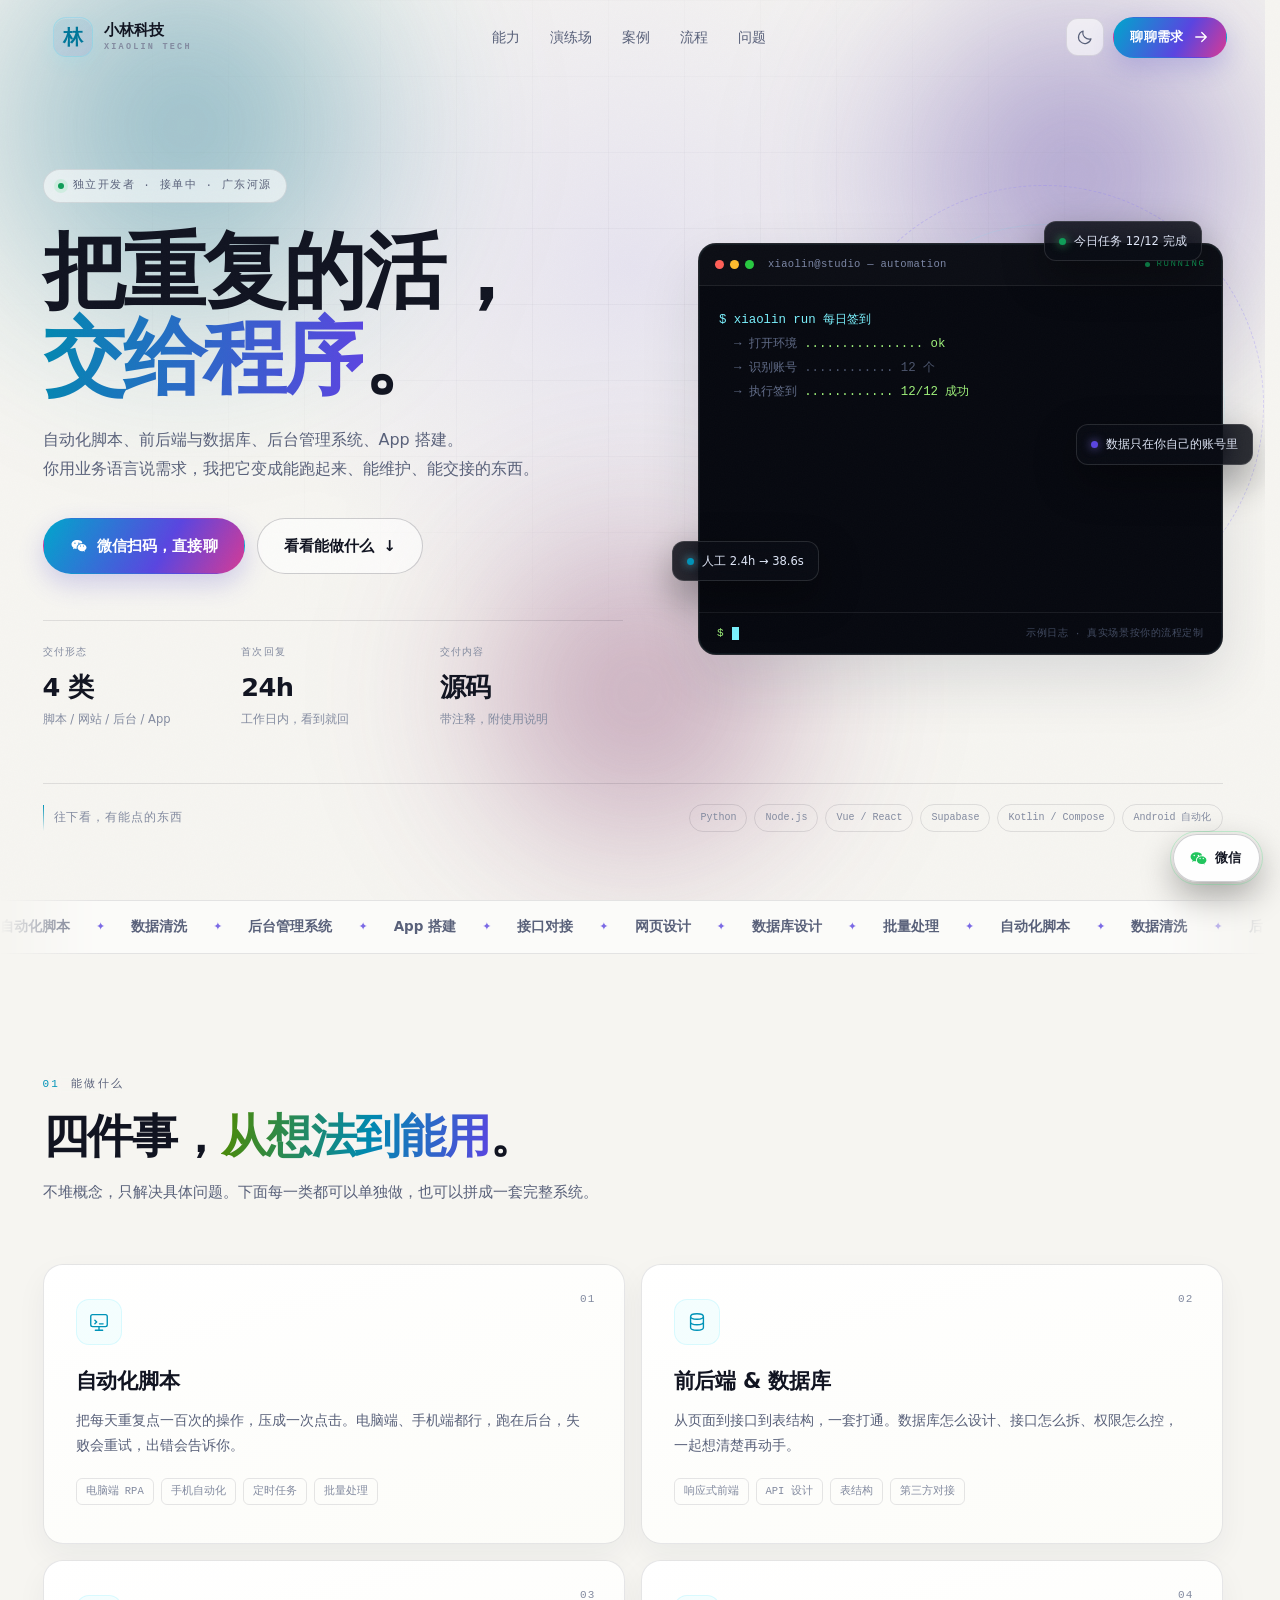
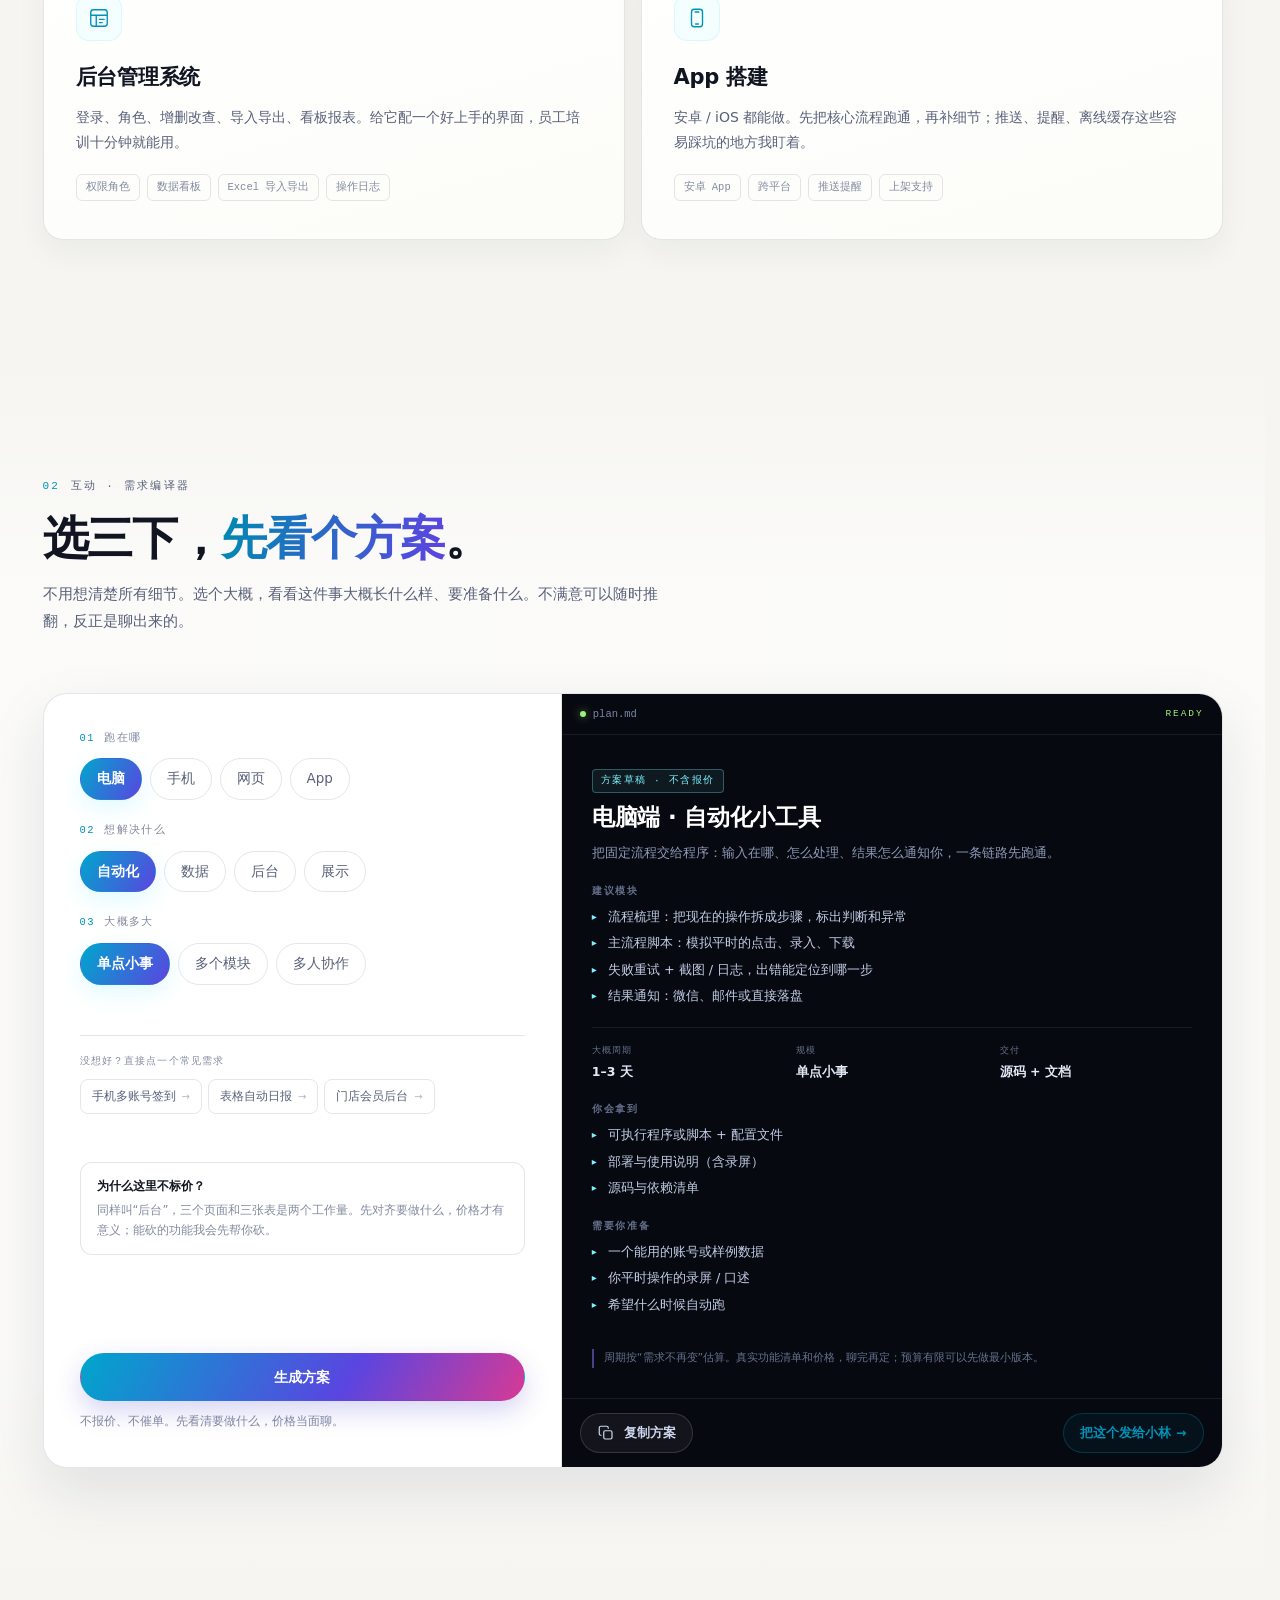
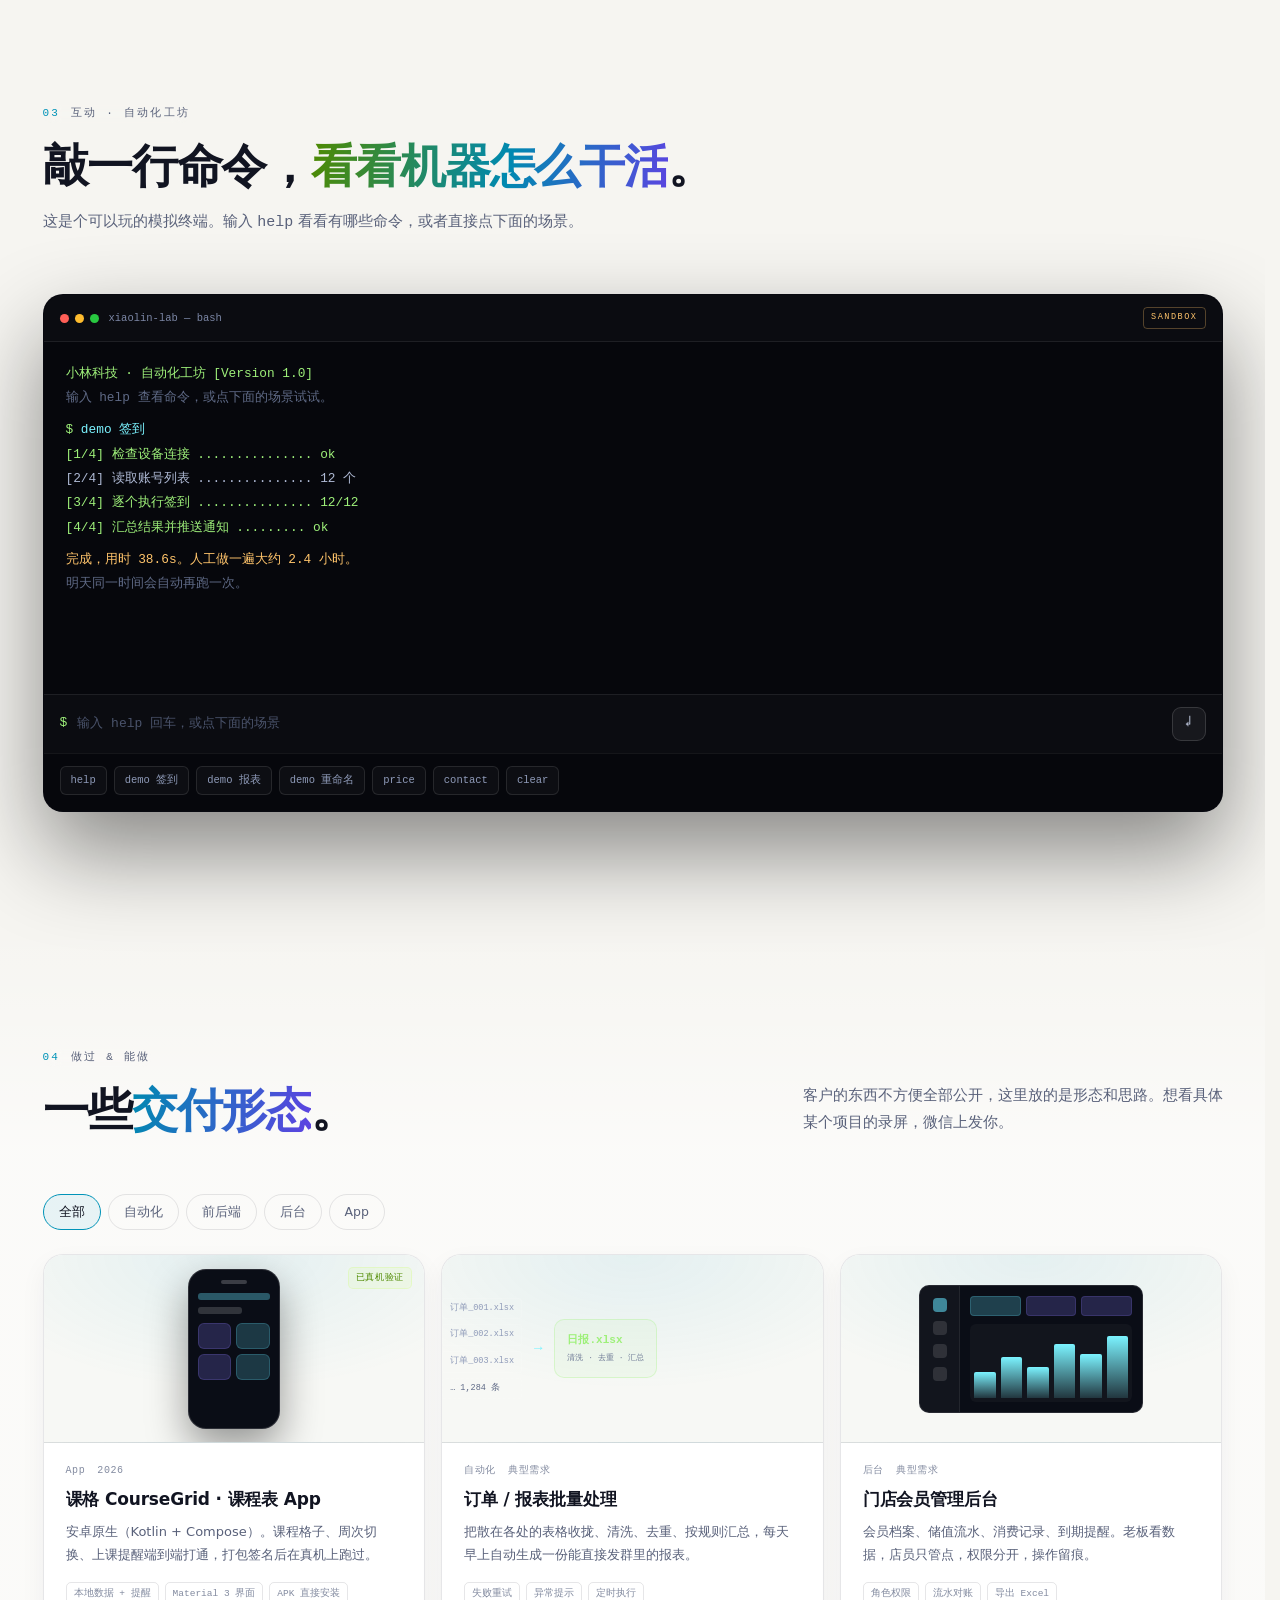
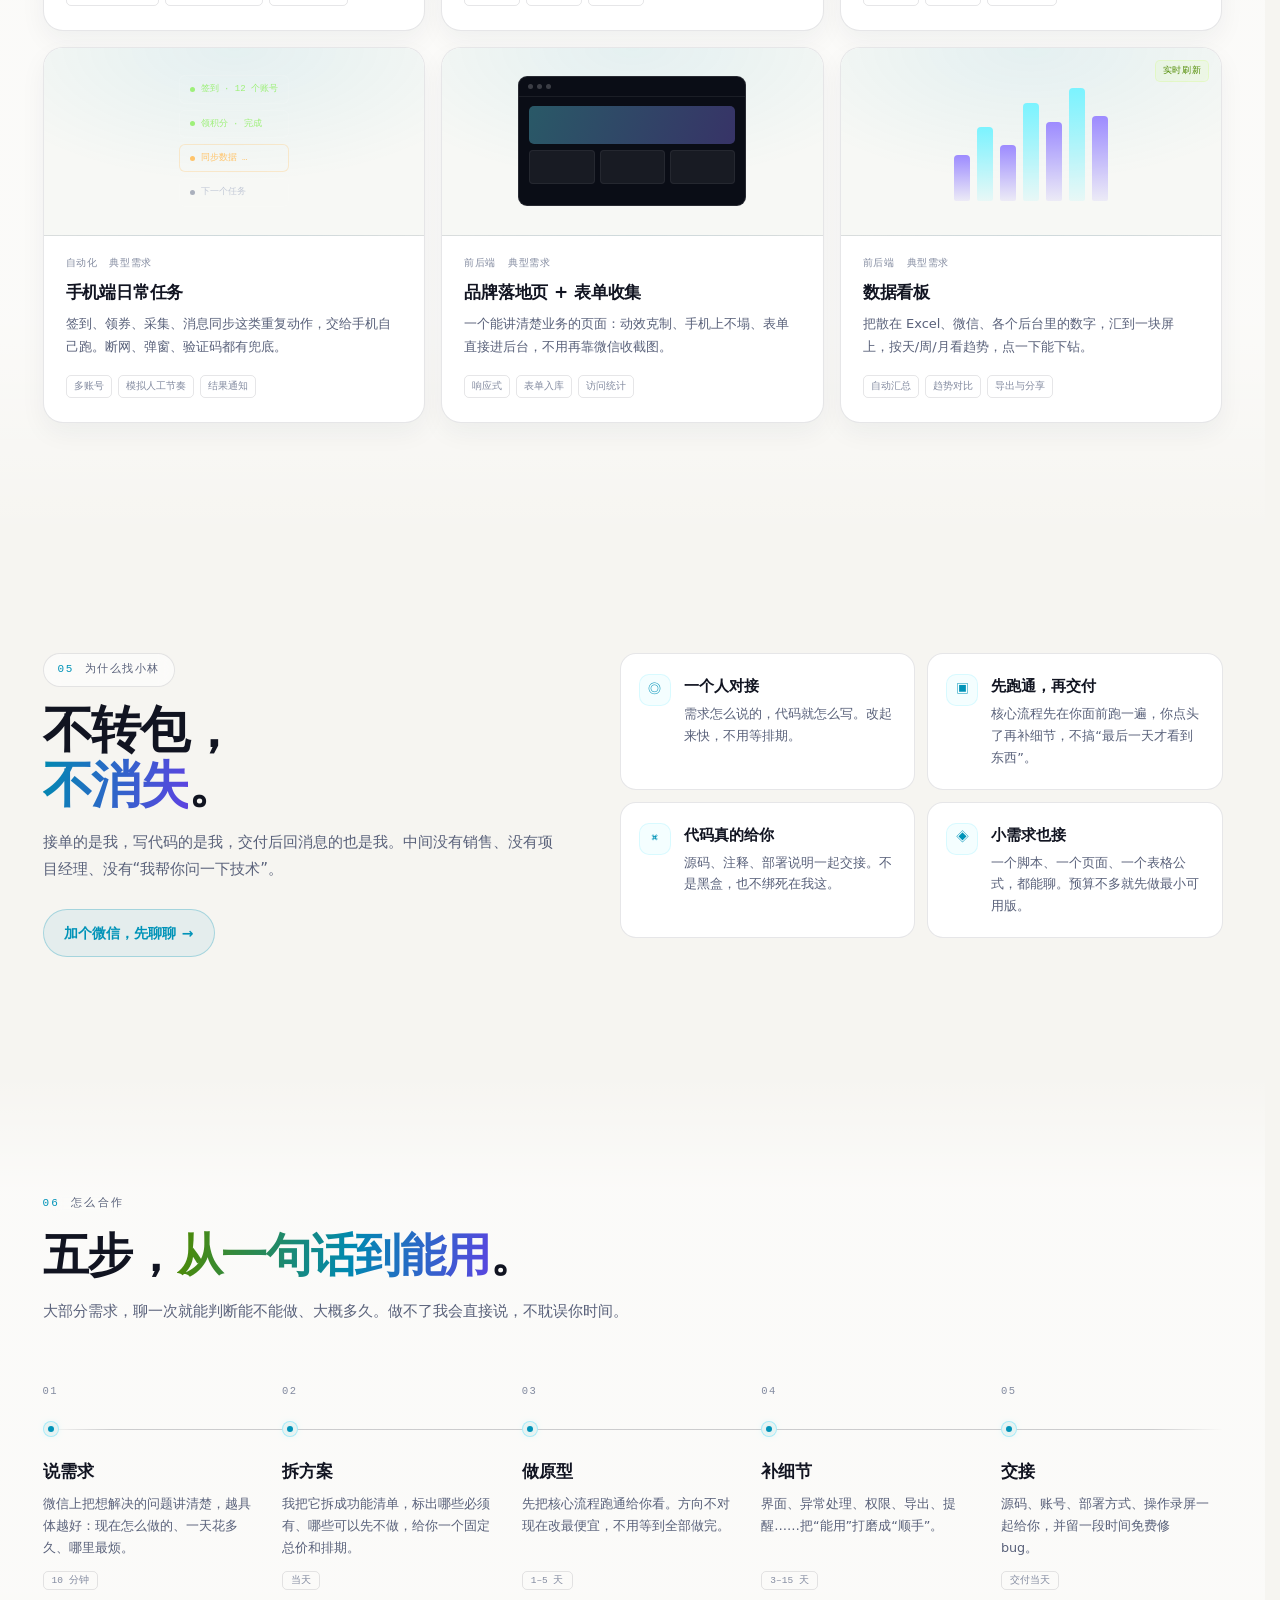
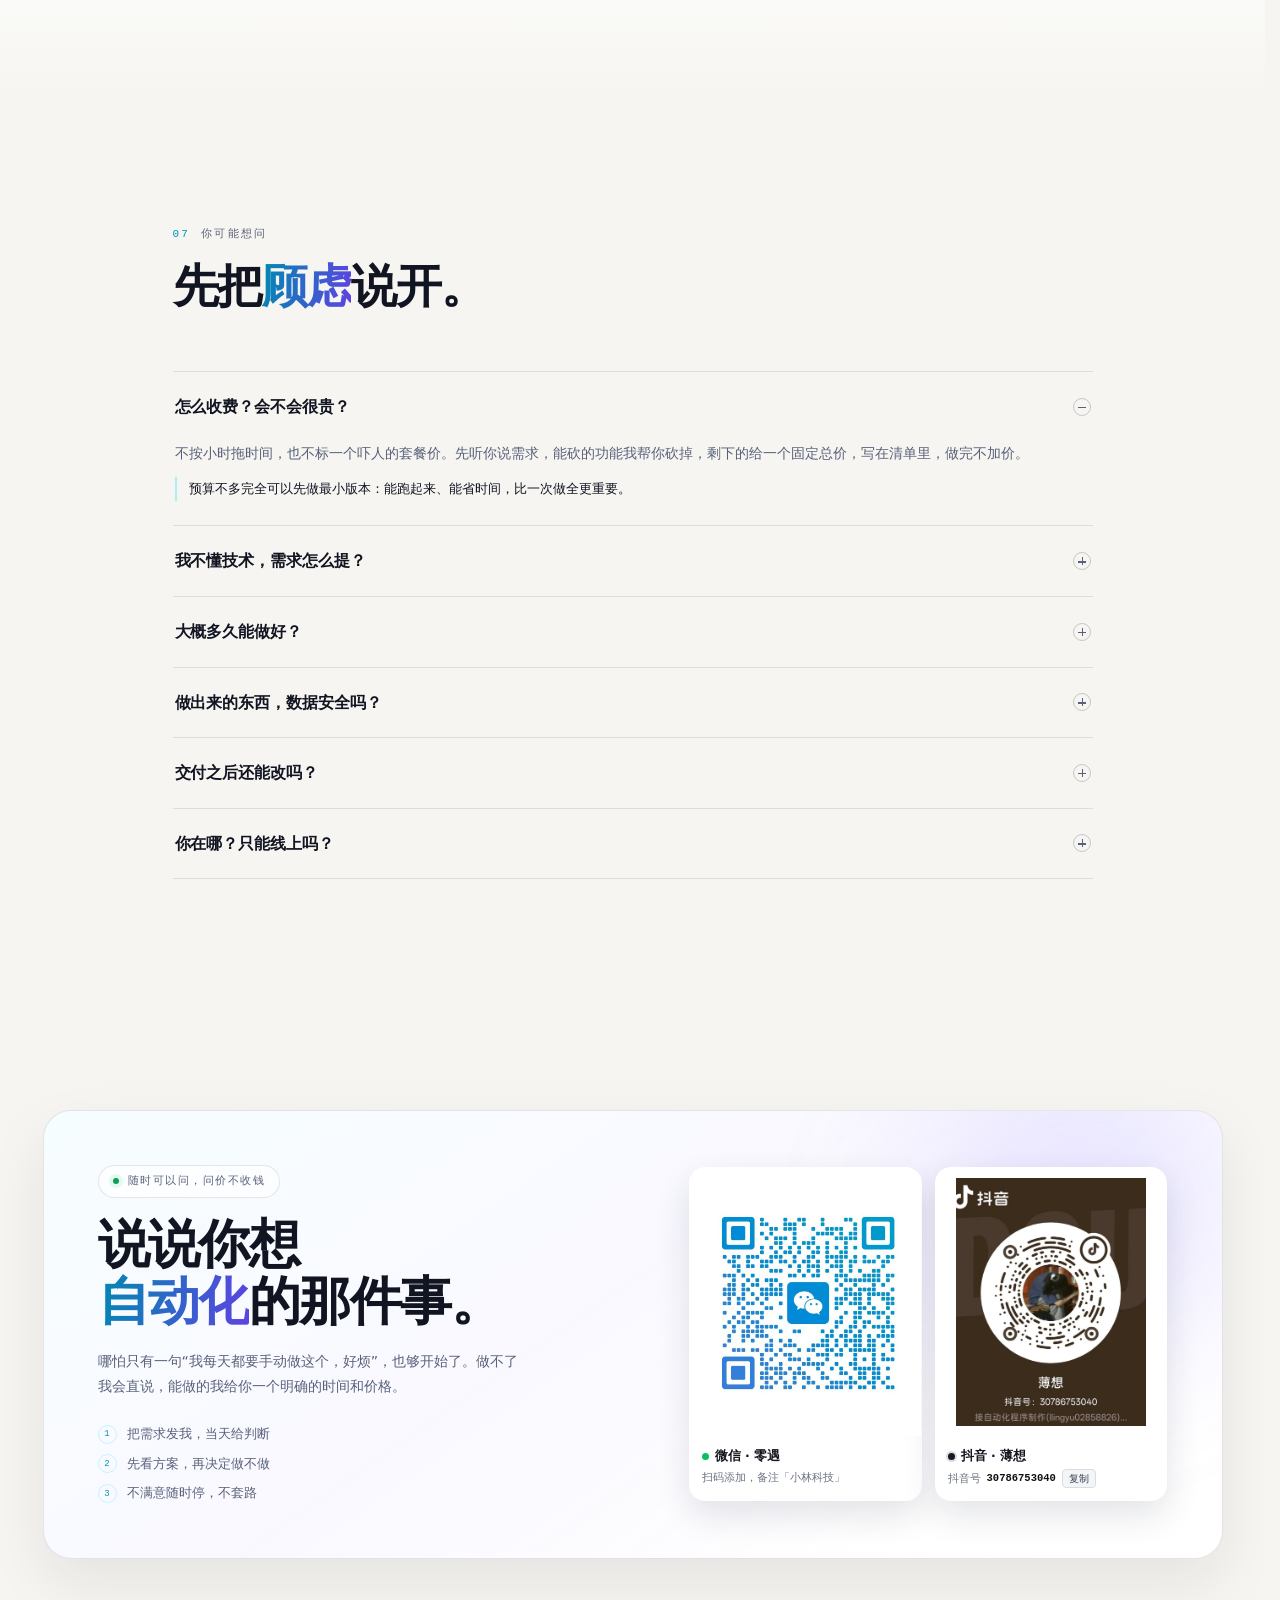
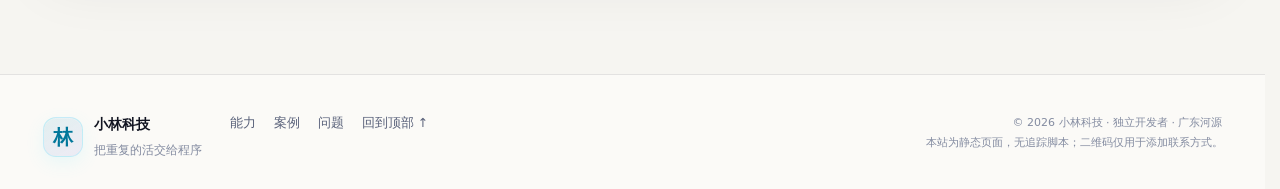
<file: index.html>
﻿<!DOCTYPE html>
<html lang="zh-CN" data-theme="light">
<head>
<meta charset="UTF-8">
<meta name="viewport" content="width=device-width, initial-scale=1, viewport-fit=cover">
<title>小林科技 · 自动化 / 全栈 / App 定制</title>
<meta name="description" content="小林科技，独立开发者接单：电脑与手机自动化脚本、前后端与数据库、后台管理系统、App 搭建。先跑通再交付，源码与文档一起给你。微信扫码直接聊。">
<meta name="author" content="小林科技">
<meta name="theme-color" content="#f6f5f1">
<meta name="color-scheme" content="light dark">
<link rel="canonical" href="https://lwl555.github.io/xiaolin-tech/">
<meta property="og:type" content="website">
<meta property="og:locale" content="zh_CN">
<meta property="og:site_name" content="小林科技">
<meta property="og:url" content="https://lwl555.github.io/xiaolin-tech/">
<meta property="og:title" content="小林科技 · 把重复的活交给程序">
<meta property="og:description" content="自动化脚本 / 前后端与数据库 / 后台管理系统 / App 搭建。独立开发者，直接对接，源码交付。">
<meta property="og:image" content="https://lwl555.github.io/xiaolin-tech/assets/img/og.jpg">
<meta name="twitter:card" content="summary_large_image">
<link rel="icon" href="favicon.svg" type="image/svg+xml">
<link rel="apple-touch-icon" href="assets/img/apple-touch-icon.png">
<link rel="manifest" href="site.webmanifest">
<link rel="stylesheet" href="assets/css/main.css">
<script type="application/ld+json">
{"@context":"https://schema.org","@type":"ProfessionalService","name":"小林科技","alternateName":"XIAOLIN TECH","url":"https://lwl555.github.io/xiaolin-tech/","image":"https://lwl555.github.io/xiaolin-tech/assets/img/og.jpg","description":"独立开发者接单：电脑与手机自动化脚本、前后端与数据库、后台管理系统、App 搭建。","areaServed":"CN","priceRange":"按需求评估","knowsAbout":["自动化脚本","数据处理","后台管理系统","App 开发","数据库设计","接口对接"]}
</script>
<script>try{var t=localStorage.getItem('xl-theme')||'light';document.documentElement.dataset.theme=t;}catch(e){}document.documentElement.classList.add('js');setTimeout(function(){if(!window.__xlReady){document.documentElement.classList.add('is-loaded');document.documentElement.classList.remove('js');document.documentElement.classList.remove('intro-lock');var e=document.getElementById('intro');if(e)e.style.display='none';}},4000);</script>
</head>
<body>
<a class="skip-link" href="#main">跳到主要内容</a>
<div class="intro" id="intro" aria-hidden="true">
  <div class="intro-inner">
    <span class="intro-mark">林</span>
    <div class="intro-word">小林科技<em>XIAOLIN TECH</em></div>
    <span class="intro-bar"><i></i></span>
  </div>
</div>
<div class="scroll-progress" aria-hidden="true"><span id="scrollBar"></span></div>

<!-- ============ NAV ============ -->
<header class="nav" id="nav">
  <div class="wrap nav-inner">
    <a class="brand" href="#top" aria-label="小林科技 首页">
      <span class="brand-mark">林</span>
      <span class="brand-text">小林科技<em>XIAOLIN TECH</em></span>
    </a>
    <nav class="nav-links" id="navLinks" aria-label="主导航">
      <a href="#services">能力</a>
      <a href="#lab">演练场</a>
      <a href="#work">案例</a>
      <a href="#process">流程</a>
      <a href="#faq">问题</a>
    </nav>
    <div class="nav-actions">
      <button class="icon-btn theme-toggle" id="themeToggle" type="button" aria-label="切换明暗主题" title="切换明暗主题">
        <svg class="ico-moon" viewBox="0 0 24 24" fill="none" aria-hidden="true"><path d="M20 14.5A8.5 8.5 0 0 1 9.5 4a8.5 8.5 0 1 0 10.5 10.5Z" stroke="currentColor" stroke-width="1.6" stroke-linejoin="round"/></svg>
        <svg class="ico-sun" viewBox="0 0 24 24" fill="none" aria-hidden="true"><circle cx="12" cy="12" r="4" stroke="currentColor" stroke-width="1.6"/><path d="M12 2v2M12 20v2M4.9 4.9l1.4 1.4M17.7 17.7l1.4 1.4M2 12h2M20 12h2M4.9 19.1l1.4-1.4M17.7 6.3l1.4-1.4" stroke="currentColor" stroke-width="1.6" stroke-linecap="round"/></svg>
      </button>
      <button class="btn btn-primary btn-sm" type="button" data-qr="wechat">
        <span>聊聊需求</span>
        <svg viewBox="0 0 24 24" fill="none" aria-hidden="true"><path d="M5 12h13M13 6l6 6-6 6" stroke="currentColor" stroke-width="1.8" stroke-linecap="round" stroke-linejoin="round"/></svg>
      </button>
      <button class="icon-btn menu-btn" id="menuBtn" type="button" aria-label="打开菜单" aria-expanded="false" aria-controls="mobileMenu">
        <span></span><span></span>
      </button>
    </div>
  </div>
</header>

<!-- mobile menu -->
<div class="mobile-menu" id="mobileMenu" aria-hidden="true">
  <div class="mm-inner">
    <a href="#services"><span>01</span>能力</a>
    <a href="#lab"><span>02</span>演练场</a>
    <a href="#work"><span>03</span>案例</a>
    <a href="#process"><span>04</span>流程</a>
    <a href="#faq"><span>05</span>问题</a>
    <a href="#contact"><span>06</span>联系</a>
    <button class="btn btn-primary" type="button" data-qr="wechat">微信扫码，直接聊</button>
  </div>
</div>

<main id="main">
<!-- ============ HERO ============ -->
<section class="hero" id="top">
  <div class="aurora" aria-hidden="true">
    <span class="blob b1"></span><span class="blob b2"></span><span class="blob b3"></span>
  </div>
  <div class="grid-bg" aria-hidden="true"></div>
  <div class="wrap hero-grid">
    <div class="hero-copy">
      <p class="eyebrow reveal"><span class="dot"></span>独立开发者 · 接单中 · 广东河源</p>
      <h1 class="reveal" style="--d:.06s">把重复的活，<br><span class="grad">交给程序</span>。</h1>
      <p class="lead reveal" style="--d:.12s">自动化脚本、前后端与数据库、后台管理系统、App 搭建。<br>
        你用业务语言说需求，我把它变成能跑起来、能维护、能交接的东西。</p>
      <div class="hero-cta reveal" style="--d:.18s">
        <button class="btn btn-primary btn-lg magnetic" type="button" data-qr="wechat">
          <svg viewBox="0 0 24 24" fill="currentColor" aria-hidden="true"><path d="M9.2 4C5.2 4 2 6.6 2 9.8c0 1.8 1 3.4 2.6 4.5l-.6 2 2.2-1.1c.7.2 1.5.3 2.3.3h.6a5.6 5.6 0 0 1-.2-1.5c0-3.2 3.1-5.8 6.9-5.8h.5C16.7 5.6 13.3 4 9.2 4Zm-2.6 3.3a.9.9 0 1 1 0 1.8.9.9 0 0 1 0-1.8Zm5.2 0a.9.9 0 1 1 0 1.8.9.9 0 0 1 0-1.8Z"/><path d="M22 14.1c0-2.7-2.7-4.9-6-4.9s-6 2.2-6 4.9 2.7 4.9 6 4.9c.7 0 1.4-.1 2-.3l1.9.9-.5-1.7c1.6-.9 2.6-2.3 2.6-3.8Zm-8-1.3a.8.8 0 1 1 0-1.6.8.8 0 0 1 0 1.6Zm4 0a.8.8 0 1 1 0-1.6.8.8 0 0 1 0 1.6Z"/></svg>
          微信扫码，直接聊
        </button>
        <a class="btn btn-ghost btn-lg" href="#services">看看能做什么 <span class="arr">↓</span></a>
      </div>
      <dl class="hero-stats reveal" style="--d:.24s">
        <div><dt>交付形态</dt><dd>4 类</dd><small>脚本 / 网站 / 后台 / App</small></div>
        <div><dt>首次回复</dt><dd>24h</dd><small>工作日内，看到就回</small></div>
        <div><dt>交付内容</dt><dd>源码</dd><small>带注释，附使用说明</small></div>
      </dl>
    </div>

    <div class="hero-visual reveal" style="--d:.2s">
      <div class="terminal-card" id="heroTerminal">
        <div class="tc-head">
          <span class="dots"><i></i><i></i><i></i></span>
          <span class="tc-title">xiaolin@studio — automation</span>
          <span class="tc-live"><i></i>RUNNING</span>
        </div>
        <pre class="tc-body" id="tcBody" aria-label="自动化运行示例"></pre>
        <div class="tc-foot">
          <span class="tc-prompt">$</span>
          <span class="tc-caret" id="tcCaret"></span>
          <span class="tc-hint">示例日志 · 真实场景按你的流程定制</span>
        </div>
      </div>
      <div class="float-chip c1"><i class="ok"></i>今日任务 12/12 完成</div>
      <div class="float-chip c2"><i class="clock"></i>人工 2.4h → 38.6s</div>
      <div class="float-chip c3"><i class="lock"></i>数据只在你自己的账号里</div>
      <div class="ring" aria-hidden="true"></div>
    </div>
  </div>
  <div class="wrap hero-foot reveal" style="--d:.3s">
    <span class="scroll-hint"><i></i>往下看，有能点的东西</span>
    <div class="hero-tags">
      <span>Python</span><span>Node.js</span><span>Vue / React</span><span>Supabase</span><span>Kotlin / Compose</span><span>Android 自动化</span>
    </div>
  </div>
</section>

<!-- ============ MARQUEE ============ -->
<div class="marquee" aria-hidden="true">
  <div class="marquee-track">
    <span>自动化脚本</span><b>✦</b><span>数据清洗</span><b>✦</b><span>后台管理系统</span><b>✦</b><span>App 搭建</span><b>✦</b><span>接口对接</span><b>✦</b><span>网页设计</span><b>✦</b><span>数据库设计</span><b>✦</b><span>批量处理</span><b>✦</b>
    <span>自动化脚本</span><b>✦</b><span>数据清洗</span><b>✦</b><span>后台管理系统</span><b>✦</b><span>App 搭建</span><b>✦</b><span>接口对接</span><b>✦</b><span>网页设计</span><b>✦</b><span>数据库设计</span><b>✦</b><span>批量处理</span><b>✦</b>
  </div>
</div>

<!-- ============ SERVICES ============ -->
<section class="section" id="services">
  <div class="wrap">
    <header class="sec-head">
      <p class="eyebrow reveal"><span class="idx">01</span>能做什么</p>
      <h2 class="reveal" style="--d:.05s">四件事，<span class="grad-2">从想法到能用</span>。</h2>
      <p class="sec-lead reveal" style="--d:.1s">不堆概念，只解决具体问题。下面每一类都可以单独做，也可以拼成一套完整系统。</p>
    </header>

    <div class="service-grid">
      <article class="svc-card reveal" data-tilt>
        <span class="svc-idx">01</span>
        <div class="svc-ico">
          <svg viewBox="0 0 24 24" fill="none" aria-hidden="true"><rect x="3" y="4" width="18" height="13" rx="2" stroke="currentColor" stroke-width="1.5"/><path d="M8 21h8M12 17v4" stroke="currentColor" stroke-width="1.5" stroke-linecap="round"/><path d="m7.5 10 2 2-2 2M12.5 14h4" stroke="currentColor" stroke-width="1.5" stroke-linecap="round" stroke-linejoin="round"/></svg>
        </div>
        <h3>自动化脚本</h3>
        <p>把每天重复点一百次的操作，压成一次点击。电脑端、手机端都行，跑在后台，失败会重试，出错会告诉你。</p>
        <ul class="svc-tags">
          <li>电脑端 RPA</li><li>手机自动化</li><li>定时任务</li><li>批量处理</li>
        </ul>
        <span class="svc-arrow" aria-hidden="true">↗</span>
      </article>

      <article class="svc-card reveal" data-tilt style="--d:.06s">
        <span class="svc-idx">02</span>
        <div class="svc-ico">
          <svg viewBox="0 0 24 24" fill="none" aria-hidden="true"><ellipse cx="12" cy="6" rx="7" ry="3" stroke="currentColor" stroke-width="1.5"/><path d="M5 6v6c0 1.7 3.1 3 7 3s7-1.3 7-3V6M5 12v6c0 1.7 3.1 3 7 3s7-1.3 7-3v-6" stroke="currentColor" stroke-width="1.5"/></svg>
        </div>
        <h3>前后端 &amp; 数据库</h3>
        <p>从页面到接口到表结构，一套打通。数据库怎么设计、接口怎么拆、权限怎么控，一起想清楚再动手。</p>
        <ul class="svc-tags">
          <li>响应式前端</li><li>API 设计</li><li>表结构</li><li>第三方对接</li>
        </ul>
        <span class="svc-arrow" aria-hidden="true">↗</span>
      </article>

      <article class="svc-card reveal" data-tilt style="--d:.12s">
        <span class="svc-idx">03</span>
        <div class="svc-ico">
          <svg viewBox="0 0 24 24" fill="none" aria-hidden="true"><rect x="3" y="3" width="18" height="18" rx="3" stroke="currentColor" stroke-width="1.5"/><path d="M3 9h18M9 21V9" stroke="currentColor" stroke-width="1.5"/><path d="M12.5 13.5h5M12.5 17h3" stroke="currentColor" stroke-width="1.5" stroke-linecap="round"/></svg>
        </div>
        <h3>后台管理系统</h3>
        <p>登录、角色、增删改查、导入导出、看板报表。给它配一个好上手的界面，员工培训十分钟就能用。</p>
        <ul class="svc-tags">
          <li>权限角色</li><li>数据看板</li><li>Excel 导入导出</li><li>操作日志</li>
        </ul>
        <span class="svc-arrow" aria-hidden="true">↗</span>
      </article>

      <article class="svc-card reveal" data-tilt style="--d:.18s">
        <span class="svc-idx">04</span>
        <div class="svc-ico">
          <svg viewBox="0 0 24 24" fill="none" aria-hidden="true"><rect x="6" y="2.5" width="12" height="19" rx="3" stroke="currentColor" stroke-width="1.5"/><path d="M10 5.5h4M10.5 18.5h3" stroke="currentColor" stroke-width="1.5" stroke-linecap="round"/></svg>
        </div>
        <h3>App 搭建</h3>
        <p>安卓 / iOS 都能做。先把核心流程跑通，再补细节；推送、提醒、离线缓存这些容易踩坑的地方我盯着。</p>
        <ul class="svc-tags">
          <li>安卓 App</li><li>跨平台</li><li>推送提醒</li><li>上架支持</li>
        </ul>
        <span class="svc-arrow" aria-hidden="true">↗</span>
      </article>
    </div>
  </div>
</section>

<!-- ============ LAB / COMPILER ============ -->
<section class="section section-alt" id="lab">
  <div class="wrap">
    <header class="sec-head">
      <p class="eyebrow reveal"><span class="idx">02</span>互动 · 需求编译器</p>
      <h2 class="reveal" style="--d:.05s">选三下，<span class="grad">先看个方案</span>。</h2>
      <p class="sec-lead reveal" style="--d:.1s">不用想清楚所有细节。选个大概，看看这件事大概长什么样、要准备什么。不满意可以随时推翻，反正是聊出来的。</p>
    </header>

    <div class="compiler reveal" id="compiler">
      <div class="cp-controls">
        <fieldset class="cp-group">
          <legend><span>01</span>跑在哪</legend>
          <div class="pills" role="radiogroup" aria-label="运行平台">
            <button class="pill is-on" data-field="platform" data-value="pc" role="radio" aria-checked="true">电脑</button>
            <button class="pill" data-field="platform" data-value="phone" role="radio" aria-checked="false">手机</button>
            <button class="pill" data-field="platform" data-value="web" role="radio" aria-checked="false">网页</button>
            <button class="pill" data-field="platform" data-value="app" role="radio" aria-checked="false">App</button>
          </div>
        </fieldset>

        <fieldset class="cp-group">
          <legend><span>02</span>想解决什么</legend>
          <div class="pills" role="radiogroup" aria-label="需求类型">
            <button class="pill is-on" data-field="goal" data-value="auto" role="radio" aria-checked="true">自动化</button>
            <button class="pill" data-field="goal" data-value="data" role="radio" aria-checked="false">数据</button>
            <button class="pill" data-field="goal" data-value="admin" role="radio" aria-checked="false">后台</button>
            <button class="pill" data-field="goal" data-value="site" role="radio" aria-checked="false">展示</button>
          </div>
        </fieldset>

        <fieldset class="cp-group">
          <legend><span>03</span>大概多大</legend>
          <div class="pills" role="radiogroup" aria-label="规模">
            <button class="pill is-on" data-field="scale" data-value="s" role="radio" aria-checked="true">单点小事</button>
            <button class="pill" data-field="scale" data-value="m" role="radio" aria-checked="false">多个模块</button>
            <button class="pill" data-field="scale" data-value="l" role="radio" aria-checked="false">多人协作</button>
          </div>
        </fieldset>

        <div class="cp-presets">
          <p class="cp-presets-title">没想好？直接点一个常见需求</p>
          <div class="preset-row">
            <button class="preset" type="button" data-preset="phone,auto,m">手机多账号签到</button>
            <button class="preset" type="button" data-preset="pc,data,m">表格自动日报</button>
            <button class="preset" type="button" data-preset="web,admin,m">门店会员后台</button>
          </div>
        </div>

        <div class="cp-faq">
          <b>为什么这里不标价？</b>
          <span>同样叫“后台”，三个页面和三张表是两个工作量。先对齐要做什么，价格才有意义；能砍的功能我会先帮你砍。</span>
        </div>

        <div class="cp-actions">
          <button class="btn btn-primary btn-block" id="compileBtn" type="button">
            <span class="btn-label">生成方案</span>
            <span class="btn-load"><i></i><i></i><i></i></span>
          </button>
          <p class="cp-note">不报价、不催单。先看清要做什么，价格当面聊。</p>
        </div>
      </div>

      <div class="cp-output" aria-live="polite">
        <div class="cp-bar">
          <span class="cp-bar-title"><i></i>plan.md</span>
          <span class="cp-bar-state" id="cpState">READY</span>
        </div>
        <div class="cp-body" id="cpBody">
          <div class="cp-placeholder">
            <p class="cp-ph-title">选择左边的选项</p>
            <p class="cp-ph-sub">这里会实时生成一份方案草稿：建议模块、交付物、大概周期、你需要准备的东西。</p>
          </div>
        </div>
        <div class="cp-foot">
          <button class="btn btn-ghost btn-sm" id="copyPlan" type="button" disabled>
            <svg viewBox="0 0 24 24" fill="none" aria-hidden="true"><rect x="9" y="9" width="11" height="11" rx="2" stroke="currentColor" stroke-width="1.6"/><path d="M15 5.5V5a2 2 0 0 0-2-2H5a2 2 0 0 0-2 2v8a2 2 0 0 0 2 2h.5" stroke="currentColor" stroke-width="1.6" stroke-linecap="round"/></svg>
            复制方案
          </button>
          <button class="btn btn-soft btn-sm" type="button" data-qr="wechat">把这个发给小林 →</button>
        </div>
      </div>
    </div>
  </div>
</section>

<!-- ============ CONSOLE DEMO ============ -->
<section class="section" id="demo">
  <div class="wrap">
    <header class="sec-head">
      <p class="eyebrow reveal"><span class="idx">03</span>互动 · 自动化工坊</p>
      <h2 class="reveal" style="--d:.05s">敲一行命令，<span class="grad-2">看看机器怎么干活</span>。</h2>
      <p class="sec-lead reveal" style="--d:.1s">这是个可以玩的模拟终端。输入 <code>help</code> 看看有哪些命令，或者直接点下面的场景。</p>
    </header>

    <div class="console reveal" id="console">
      <div class="cons-head">
        <span class="dots"><i></i><i></i><i></i></span>
        <span class="cons-title">xiaolin-lab — bash</span>
        <span class="cons-badge">SANDBOX</span>
      </div>
      <div class="cons-screen" id="consScreen" tabindex="0" role="log" aria-label="模拟终端输出"></div>
      <form class="cons-input" id="consForm" autocomplete="off">
        <label class="cons-prompt" for="consCmd">$</label>
        <input id="consCmd" name="cmd" type="text" placeholder="输入 help 回车，或点下面的场景" spellcheck="false" autocomplete="off" aria-label="命令输入">
        <button class="cons-send" type="submit" aria-label="执行命令">↵</button>
      </form>
      <div class="cons-chips">
        <button type="button" data-cmd="help">help</button>
        <button type="button" data-cmd="demo 签到">demo 签到</button>
        <button type="button" data-cmd="demo 报表">demo 报表</button>
        <button type="button" data-cmd="demo 重命名">demo 重命名</button>
        <button type="button" data-cmd="price">price</button>
        <button type="button" data-cmd="contact">contact</button>
        <button type="button" data-cmd="clear">clear</button>
      </div>
    </div>
  </div>
</section>

<!-- ============ WORK ============ -->
<section class="section section-alt" id="work">
  <div class="wrap">
    <header class="sec-head sec-head-row">
      <div>
        <p class="eyebrow reveal"><span class="idx">04</span>做过 &amp; 能做</p>
        <h2 class="reveal" style="--d:.05s">一些<span class="grad">交付形态</span>。</h2>
      </div>
      <p class="sec-lead reveal" style="--d:.1s;max-width:420px">客户的东西不方便全部公开，这里放的是形态和思路。想看具体某个项目的录屏，微信上发你。</p>
    </header>

    <div class="filters reveal" role="tablist" aria-label="案例筛选">
      <button class="filter is-on" data-filter="all" role="tab" aria-selected="true">全部</button>
      <button class="filter" data-filter="auto" role="tab" aria-selected="false">自动化</button>
      <button class="filter" data-filter="full" role="tab" aria-selected="false">前后端</button>
      <button class="filter" data-filter="admin" role="tab" aria-selected="false">后台</button>
      <button class="filter" data-filter="app" role="tab" aria-selected="false">App</button>
    </div>

    <div class="work-grid" id="workGrid">
      <article class="work-card reveal" data-cat="app">
        <div class="wc-visual v-app">
          <div class="phone"><span class="ph-notch"></span><div class="ph-row"></div><div class="ph-row short"></div><div class="ph-grid"><i></i><i></i><i></i><i></i></div></div>
          <span class="wc-badge">已真机验证</span>
        </div>
        <div class="wc-body">
          <div class="wc-meta"><span>App</span><span>2026</span></div>
          <h3>课格 CourseGrid · 课程表 App</h3>
          <p>安卓原生（Kotlin + Compose）。课程格子、周次切换、上课提醒端到端打通，打包签名后在真机上跑过。</p>
          <ul class="wc-list"><li>本地数据 + 提醒</li><li>Material 3 界面</li><li>APK 直接安装</li></ul>
        </div>
      </article>

      <article class="work-card reveal" data-cat="auto" style="--d:.05s">
        <div class="wc-visual v-auto">
          <div class="auto-rows"><span>订单_001.xlsx</span><span>订单_002.xlsx</span><span>订单_003.xlsx</span><span>… 1,284 条</span></div>
          <div class="auto-arrow">→</div>
          <div class="auto-out"><b>日报.xlsx</b><em>清洗 · 去重 · 汇总</em></div>
        </div>
        <div class="wc-body">
          <div class="wc-meta"><span>自动化</span><span>典型需求</span></div>
          <h3>订单 / 报表批量处理</h3>
          <p>把散在各处的表格收拢、清洗、去重、按规则汇总，每天早上自动生成一份能直接发群里的报表。</p>
          <ul class="wc-list"><li>失败重试</li><li>异常提示</li><li>定时执行</li></ul>
        </div>
      </article>

      <article class="work-card reveal" data-cat="admin" style="--d:.1s">
        <div class="wc-visual v-admin">
          <div class="adm"><div class="adm-side"><i></i><i></i><i></i><i></i></div><div class="adm-main"><div class="adm-kpis"><b></b><b></b><b></b></div><div class="adm-chart"><span></span><span></span><span></span><span></span><span></span><span></span></div></div></div>
        </div>
        <div class="wc-body">
          <div class="wc-meta"><span>后台</span><span>典型需求</span></div>
          <h3>门店会员管理后台</h3>
          <p>会员档案、储值流水、消费记录、到期提醒。老板看数据，店员只管点，权限分开，操作留痕。</p>
          <ul class="wc-list"><li>角色权限</li><li>流水对账</li><li>导出 Excel</li></ul>
        </div>
      </article>

      <article class="work-card reveal" data-cat="auto" style="--d:.15s">
        <div class="wc-visual v-phone">
          <div class="tasks"><span class="t-done">签到 · 12 个账号</span><span class="t-done">领积分 · 完成</span><span class="t-run">同步数据 …</span><span class="t-wait">下一个任务</span></div>
        </div>
        <div class="wc-body">
          <div class="wc-meta"><span>自动化</span><span>典型需求</span></div>
          <h3>手机端日常任务</h3>
          <p>签到、领券、采集、消息同步这类重复动作，交给手机自己跑。断网、弹窗、验证码都有兜底。</p>
          <ul class="wc-list"><li>多账号</li><li>模拟人工节奏</li><li>结果通知</li></ul>
        </div>
      </article>

      <article class="work-card reveal" data-cat="full" style="--d:.2s">
        <div class="wc-visual v-web">
          <div class="browser"><span class="br-bar"><i></i><i></i><i></i></span><div class="br-hero"></div><div class="br-cols"><i></i><i></i><i></i></div></div>
        </div>
        <div class="wc-body">
          <div class="wc-meta"><span>前后端</span><span>典型需求</span></div>
          <h3>品牌落地页 + 表单收集</h3>
          <p>一个能讲清楚业务的页面：动效克制、手机上不塌、表单直接进后台，不用再靠微信收截图。</p>
          <ul class="wc-list"><li>响应式</li><li>表单入库</li><li>访问统计</li></ul>
        </div>
      </article>

      <article class="work-card reveal" data-cat="full" style="--d:.25s">
        <div class="wc-visual v-data">
          <div class="bars"><i style="--h:38%"></i><i style="--h:62%"></i><i style="--h:47%"></i><i style="--h:82%"></i><i style="--h:66%"></i><i style="--h:94%"></i><i style="--h:71%"></i></div>
          <span class="wc-badge">实时刷新</span>
        </div>
        <div class="wc-body">
          <div class="wc-meta"><span>前后端</span><span>典型需求</span></div>
          <h3>数据看板</h3>
          <p>把散在 Excel、微信、各个后台里的数字，汇到一块屏上，按天/周/月看趋势，点一下能下钻。</p>
          <ul class="wc-list"><li>自动汇总</li><li>趋势对比</li><li>导出与分享</li></ul>
        </div>
      </article>
    </div>
  </div>
</section>

<!-- ============ WHY ============ -->
<section class="section" id="why">
  <div class="wrap">
    <div class="why-grid">
      <div class="why-left">
        <p class="eyebrow reveal"><span class="idx">05</span>为什么找小林</p>
        <h2 class="reveal" style="--d:.05s">不转包，<br><span class="grad">不消失</span>。</h2>
        <p class="sec-lead reveal" style="--d:.1s">接单的是我，写代码的是我，交付后回消息的也是我。中间没有销售、没有项目经理、没有“我帮你问一下技术”。</p>
        <button class="btn btn-soft reveal" style="--d:.15s" type="button" data-qr="wechat">加个微信，先聊聊 →</button>
      </div>
      <ul class="why-list">
        <li class="reveal"><span class="w-ico">◎</span><div><h3>一个人对接</h3><p>需求怎么说的，代码就怎么写。改起来快，不用等排期。</p></div></li>
        <li class="reveal" style="--d:.05s"><span class="w-ico">▣</span><div><h3>先跑通，再交付</h3><p>核心流程先在你面前跑一遍，你点头了再补细节，不搞“最后一天才看到东西”。</p></div></li>
        <li class="reveal" style="--d:.1s"><span class="w-ico">⌘</span><div><h3>代码真的给你</h3><p>源码、注释、部署说明一起交接。不是黑盒，也不绑死在我这。</p></div></li>
        <li class="reveal" style="--d:.15s"><span class="w-ico">◈</span><div><h3>小需求也接</h3><p>一个脚本、一个页面、一个表格公式，都能聊。预算不多就先做最小可用版。</p></div></li>
      </ul>
    </div>
  </div>
</section>

<!-- ============ PROCESS ============ -->
<section class="section section-alt" id="process">
  <div class="wrap">
    <header class="sec-head">
      <p class="eyebrow reveal"><span class="idx">06</span>怎么合作</p>
      <h2 class="reveal" style="--d:.05s">五步，<span class="grad-2">从一句话到能用</span>。</h2>
      <p class="sec-lead reveal" style="--d:.1s">大部分需求，聊一次就能判断能不能做、大概多久。做不了我会直接说，不耽误你时间。</p>
    </header>

    <ol class="steps">
      <li class="step reveal">
        <span class="st-num">01</span>
        <div class="st-dot"></div>
        <h3>说需求</h3>
        <p>微信上把想解决的问题讲清楚，越具体越好：现在怎么做的、一天花多久、哪里最烦。</p>
        <span class="st-time"><span>10 分钟</span></span>
      </li>
      <li class="step reveal" style="--d:.06s">
        <span class="st-num">02</span>
        <div class="st-dot"></div>
        <h3>拆方案</h3>
        <p>我把它拆成功能清单，标出哪些必须有、哪些可以先不做，给你一个固定总价和排期。</p>
        <span class="st-time"><span>当天</span></span>
      </li>
      <li class="step reveal" style="--d:.12s">
        <span class="st-num">03</span>
        <div class="st-dot"></div>
        <h3>做原型</h3>
        <p>先把核心流程跑通给你看。方向不对现在改最便宜，不用等到全部做完。</p>
        <span class="st-time"><span>1–5 天</span></span>
      </li>
      <li class="step reveal" style="--d:.18s">
        <span class="st-num">04</span>
        <div class="st-dot"></div>
        <h3>补细节</h3>
        <p>界面、异常处理、权限、导出、提醒……把“能用”打磨成“顺手”。</p>
        <span class="st-time"><span>3–15 天</span></span>
      </li>
      <li class="step reveal" style="--d:.24s">
        <span class="st-num">05</span>
        <div class="st-dot"></div>
        <h3>交接</h3>
        <p>源码、账号、部署方式、操作录屏一起给你，并留一段时间免费修 bug。</p>
        <span class="st-time"><span>交付当天</span></span>
      </li>
    </ol>
  </div>
</section>

<!-- ============ FAQ ============ -->
<section class="section" id="faq">
  <div class="wrap faq-wrap">
    <header class="sec-head">
      <p class="eyebrow reveal"><span class="idx">07</span>你可能想问</p>
      <h2 class="reveal" style="--d:.05s">先把<span class="grad">顾虑</span>说开。</h2>
    </header>

    <div class="faq-list" id="faqList">
      <details class="faq-item reveal" open>
        <summary><span>怎么收费？会不会很贵？</span><i></i></summary>
        <div class="faq-a"><p>不按小时拖时间，也不标一个吓人的套餐价。先听你说需求，能砍的功能我帮你砍掉，剩下的给一个固定总价，写在清单里，做完不加价。</p><p class="faq-em">预算不多完全可以先做最小版本：能跑起来、能省时间，比一次做全更重要。</p></div>
      </details>
      <details class="faq-item reveal" style="--d:.04s">
        <summary><span>我不懂技术，需求怎么提？</span><i></i></summary>
        <div class="faq-a"><p>用你平时工作的说法就行：“每天要把三个表格合成一个”“客户加微信后要自动发一份资料”。我会翻译成功能清单再跟你确认，你只需要点头或者摇头。</p></div>
      </details>
      <details class="faq-item reveal" style="--d:.08s">
        <summary><span>大概多久能做好？</span><i></i></summary>
        <div class="faq-a"><p>单个脚本通常 1–3 天；带登录和数据库的网站/后台 1–2 周；App 2–4 周。具体看功能数量和你要不要改需求，排期会在开始前说清楚。</p></div>
      </details>
      <details class="faq-item reveal" style="--d:.12s">
        <summary><span>做出来的东西，数据安全吗？</span><i></i></summary>
        <div class="faq-a"><p>数据放你自己的账号里：自己的电脑、自己的服务器、自己的 Supabase 项目。密钥不进前端代码，交付时把账号和控制权一起交给你。我不留后门，也不拿你的数据做别的事。</p></div>
      </details>
      <details class="faq-item reveal" style="--d:.16s">
        <summary><span>交付之后还能改吗？</span><i></i></summary>
        <div class="faq-a"><p>交付后有一段时间免费修 bug（我这边的问题我负责）。后续想加功能、改样式，按次报价；长期要维护也可以按月谈，不绑死。</p></div>
      </details>
      <details class="faq-item reveal" style="--d:.2s">
        <summary><span>你在哪？只能线上吗？</span><i></i></summary>
        <div class="faq-a"><p>广东河源，线上沟通为主，微信、语音、远程演示都行。本地的话也可以约着当面把需求过一遍。</p></div>
      </details>
    </div>
  </div>
</section>

<!-- ============ CONTACT ============ -->
<section class="section contact" id="contact">
  <div class="wrap">
    <div class="contact-panel reveal">
      <div class="contact-glow" aria-hidden="true"></div>
      <div class="contact-copy">
        <p class="eyebrow"><span class="dot"></span>随时可以问，问价不收钱</p>
        <h2>说说你想<br><span class="grad">自动化</span>的那件事。</h2>
        <p class="contact-lead">哪怕只有一句“我每天都要手动做这个，好烦”，也够开始了。做不了我会直说，能做的我给你一个明确的时间和价格。</p>
        <ul class="contact-points">
          <li><i>1</i>把需求发我，当天给判断</li>
          <li><i>2</i>先看方案，再决定做不做</li>
          <li><i>3</i>不满意随时停，不套路</li>
        </ul>
      </div>

      <div class="contact-cards">
        <figure class="qr-card qr-wechat">
          <button class="qr-open" type="button" data-qr="wechat" aria-label="放大微信二维码">
            <img src="assets/img/qr-wechat-code.jpg" alt="零遇 的微信二维码" width="772" height="784" loading="lazy" decoding="async">
            <span class="qr-zoom">点击放大</span>
          </button>
          <figcaption>
            <span class="qr-label"><i class="wx"></i>微信 · 零遇</span>
            <span class="qr-sub">扫码添加，备注「小林科技」</span>
          </figcaption>
        </figure>

        <figure class="qr-card qr-douyin">
          <button class="qr-open" type="button" data-qr="douyin" aria-label="放大抖音二维码">
            <img src="assets/img/qr-douyin-card.jpg" alt="薄想 的抖音二维码" width="900" height="1170" loading="lazy" decoding="async">
            <span class="qr-zoom">点击放大</span>
          </button>
          <figcaption>
            <span class="qr-label"><i class="dy"></i>抖音 · 薄想</span>
            <span class="qr-sub">抖音号 <b id="dyId">30786753040</b>
              <button class="copy-mini" type="button" data-copy="30786753040">复制</button>
            </span>
          </figcaption>
        </figure>
      </div>
    </div>
  </div>
</section>
</main>

<!-- ============ FOOTER ============ -->
<footer class="footer">
  <div class="wrap foot-inner">
    <div class="foot-brand">
      <span class="brand-mark">林</span>
      <div><strong>小林科技</strong><em>把重复的活交给程序</em></div>
    </div>
    <nav class="foot-links" aria-label="页脚导航">
      <a href="#services">能力</a><a href="#work">案例</a><a href="#faq">问题</a><a href="#top">回到顶部 ↑</a>
    </nav>
    <p class="foot-note">© <span id="year">2026</span> 小林科技 · 独立开发者 · 广东河源<br>
      本站为静态页面，无追踪脚本；二维码仅用于添加联系方式。</p>
  </div>
</footer>

<!-- FAB -->
<button class="fab" id="fab" type="button" data-qr="wechat" aria-label="微信联系">
  <svg viewBox="0 0 24 24" fill="currentColor" aria-hidden="true"><path d="M9.2 4C5.2 4 2 6.6 2 9.8c0 1.8 1 3.4 2.6 4.5l-.6 2 2.2-1.1c.7.2 1.5.3 2.3.3h.6a5.6 5.6 0 0 1-.2-1.5c0-3.2 3.1-5.8 6.9-5.8h.5C16.7 5.6 13.3 4 9.2 4Zm-2.6 3.3a.9.9 0 1 1 0 1.8.9.9 0 0 1 0-1.8Zm5.2 0a.9.9 0 1 1 0 1.8.9.9 0 0 1 0-1.8Z"/><path d="M22 14.1c0-2.7-2.7-4.9-6-4.9s-6 2.2-6 4.9 2.7 4.9 6 4.9c.7 0 1.4-.1 2-.3l1.9.9-.5-1.7c1.6-.9 2.6-2.3 2.6-3.8Zm-8-1.3a.8.8 0 1 1 0-1.6.8.8 0 0 1 0 1.6Zm4 0a.8.8 0 1 1 0-1.6.8.8 0 0 1 0 1.6Z"/></svg>
  <span>微信</span>
</button>
<button class="to-top" id="toTop" type="button" aria-label="回到顶部">↑</button>

<!-- ============ QR MODAL ============ -->
<div class="modal" id="qrModal" aria-hidden="true">
  <div class="modal-backdrop" data-close></div>
  <div class="modal-card" role="dialog" aria-modal="true" aria-labelledby="qrModalTitle" tabindex="-1">
    <h2 id="qrModalTitle" class="sr-only">扫码添加联系方式</h2>
    <button class="modal-x" type="button" data-close aria-label="关闭">✕</button>
    <div class="modal-tabs" role="tablist" aria-label="选择二维码">
      <button class="mtab is-on" type="button" data-pane="wechat" role="tab" aria-selected="true">微信 · 零遇</button>
      <button class="mtab" type="button" data-pane="douyin" role="tab" aria-selected="false">抖音 · 薄想</button>
    </div>
    <div class="modal-pane is-on" data-pane-body="wechat">
      <img src="assets/img/qr-wechat-code.jpg" alt="微信二维码，扫码添加零遇" width="772" height="784">
      <h3 id="qrTitle">扫码加微信</h3>
      <p>微信搜索「零遇」也可以 · 加好友备注 <b>小林科技</b>，通过快一点</p>
    </div>
    <div class="modal-pane" data-pane-body="douyin">
      <img src="assets/img/qr-douyin-card.jpg" alt="抖音二维码，扫码关注薄想" width="900" height="1170">
      <h3>抖音扫码关注</h3>
      <p>抖音号 <b>30786753040</b> · 看过程、看翻车、看新东西</p>
    </div>
    <p class="modal-tip">长按图片可保存到相册 · 电脑上直接用手机扫屏幕</p>
  </div>
</div>

<div class="toast" id="toast" role="status" aria-live="polite"></div>

<script src="assets/js/app.js" defer></script>
</body>
</html>
</file>
<file: assets/css/main.css>
﻿/* =========================================================
   小林科技 · 个人接单站
   纯静态 / 无框架 / 明暗双主题
   ========================================================= */

/* ---------- 1. Tokens ---------- */
:root{
  --bg:#05060a;
  --bg-soft:#080a11;
  --surface:#0b0d15;
  --surface-2:#10131d;
  --ink:#eef1fb;
  --ink-2:#ffffff;
  --muted:#98a2bd;
  --dim:#6b7490;
  --line:rgba(255,255,255,.085);
  --line-strong:rgba(255,255,255,.16);
  --cyan:#64e6ff;
  --violet:#8b7bff;
  --pink:#ff7ac6;
  --lime:#c9ff6b;
  --green:#4ade80;
  --shadow:0 30px 80px rgba(0,0,0,.55);
  --glass:rgba(255,255,255,.035);
  --glass-2:rgba(255,255,255,.06);
  --pill-ink:#05060a;
  --grad:linear-gradient(100deg,#7bf3ff 0%,#9d8bff 52%,#ff9fd4 100%);
  --grad-2:linear-gradient(100deg,#b8ff8a 0%,#7bf3ff 55%,#9d8bff 100%);
  --ease:cubic-bezier(.22,.68,.24,1);
  --mono:"JetBrains Mono","Cascadia Code",Consolas,"SFMono-Regular",ui-monospace,monospace;
  --sans:"Segoe UI Variable Display","Segoe UI","PingFang SC","HarmonyOS Sans SC","Microsoft YaHei",system-ui,sans-serif;
  --serif:"Noto Serif SC","Source Han Serif SC","Songti SC","SimSun",serif;
  --r-lg:24px;
  --r-md:18px;
  --wrap:1180px;
  color-scheme:dark;
}
[data-theme="light"]{
  --bg:#f6f5f1;
  --bg-soft:#fbfaf7;
  --surface:#ffffff;
  --surface-2:#f1f0ec;
  --ink:#111421;
  --ink-2:#05060a;
  --muted:#59617a;
  --dim:#838ba0;
  --line:rgba(15,18,32,.10);
  --line-strong:rgba(15,18,32,.20);
  --cyan:#0093b8;
  --violet:#5a45e0;
  --pink:#cf2f8b;
  --lime:#4f8a00;
  --green:#0f9d58;
  --shadow:0 24px 60px rgba(30,35,60,.13);
  --glass:rgba(255,255,255,.6);
  --glass-2:rgba(255,255,255,.85);
  --pill-ink:#ffffff;
  --grad:linear-gradient(100deg,#0089b0 0%,#5a45e0 55%,#c22b86 100%);
  --grad-2:linear-gradient(100deg,#4f8a00 0%,#0089b0 55%,#5a45e0 100%);
  color-scheme:light;
}

/* ---------- 2. Base ---------- */
*,*::before,*::after{box-sizing:border-box}
html{scroll-behavior:smooth;-webkit-text-size-adjust:100%;scrollbar-gutter:stable}
body{
  margin:0;background:var(--bg);color:var(--ink);
  font-family:var(--sans);font-size:16px;line-height:1.6;
  -webkit-font-smoothing:antialiased;text-rendering:optimizeLegibility;
  overflow-x:hidden;
  transition:background .5s var(--ease),color .5s var(--ease);
}
body::after{ /* 颗粒质感 */
  content:"";position:fixed;inset:0;z-index:2;pointer-events:none;opacity:.035;
  background-image:url("data:image/svg+xml,%3Csvg xmlns='http://www.w3.org/2000/svg' width='160' height='160'%3E%3Cfilter id='n'%3E%3CfeTurbulence type='fractalNoise' baseFrequency='.82' numOctaves='3'/%3E%3C/filter%3E%3Crect width='160' height='160' filter='url(%23n)'/%3E%3C/svg%3E");
  mix-blend-mode:overlay;
}
img{max-width:100%;display:block;height:auto}
a{color:inherit;text-decoration:none}
button{font:inherit;color:inherit;cursor:pointer}
ul,ol,dl{margin:0;padding:0;list-style:none}
h1,h2,h3,h4,p,figure{margin:0}
h1,h2,h3{text-wrap:balance}
::selection{background:rgba(139,123,255,.35);color:#fff}
:focus-visible{outline:2px solid var(--cyan);outline-offset:3px;border-radius:6px}
.skip-link{
  position:fixed;left:16px;top:-60px;z-index:400;padding:10px 16px;border-radius:10px;
  background:var(--cyan);color:#04060a;font-weight:600;transition:top .25s;
}
.skip-link:focus{top:12px}
.sr-only{position:absolute;width:1px;height:1px;padding:0;margin:-1px;overflow:hidden;clip:rect(0,0,0,0);white-space:nowrap;border:0}

.wrap{width:min(var(--wrap),calc(100% - 48px));margin-inline:auto}
.grad{background:var(--grad);-webkit-background-clip:text;background-clip:text;color:transparent;
  background-size:180% 100%;animation:gradShift 9s ease-in-out infinite}
.grad-2{background:var(--grad-2);-webkit-background-clip:text;background-clip:text;color:transparent}
@keyframes gradShift{0%,100%{background-position:0% 50%}50%{background-position:100% 50%}}

/* ---------- 2.5 入场动画 ---------- */
.intro{
  position:fixed;inset:0;z-index:600;background:var(--bg);
  display:none;place-items:center;will-change:transform;
  transform:translateY(0);
  transition:transform .85s cubic-bezier(.76,0,.24,1);
}
.js .intro{display:grid}
.intro.is-done{transform:translateY(-101%)}
.intro-inner{display:flex;flex-direction:column;align-items:center;gap:18px;transition:opacity .4s var(--ease),transform .4s var(--ease)}
.intro.is-done .intro-inner{opacity:0;transform:translateY(-14px)}
.intro-mark{
  width:58px;height:58px;border-radius:16px;display:grid;place-items:center;
  font-family:var(--serif);font-size:28px;font-weight:700;color:var(--cyan);
  background:linear-gradient(150deg,rgba(100,230,255,.16),rgba(139,123,255,.10));
  border:1px solid rgba(100,230,255,.28);
  animation:introMark .7s var(--ease) both;
}
[data-theme="light"] .intro-mark{color:#00779a}
.intro-word{
  display:flex;flex-direction:column;align-items:center;gap:7px;
  font-size:15px;font-weight:700;letter-spacing:.04em;
  animation:introWord .7s var(--ease) .1s both;
}
.intro-word em{font-style:normal;font-family:var(--mono);font-size:8px;letter-spacing:.3em;color:var(--dim)}
.intro-bar{width:168px;height:2px;background:var(--line);overflow:hidden;margin-top:4px;animation:introWord .6s var(--ease) .2s both}
.intro-bar i{display:block;height:100%;width:100%;background:var(--ink);transform:scaleX(0);transform-origin:left;animation:introBar .65s cubic-bezier(.3,.9,.2,1) .1s forwards}
@keyframes introMark{from{opacity:0;transform:translateY(10px) scale(.94)}to{opacity:1;transform:none}}
@keyframes introWord{from{opacity:0;transform:translateY(8px)}to{opacity:1;transform:none}}
@keyframes introBar{to{transform:scaleX(1)}}
html.intro-lock,html.intro-lock body{overflow:hidden}

@keyframes heroIn{from{opacity:0;transform:translateY(26px)}to{opacity:1;transform:none}}
@keyframes heroVisualIn{from{opacity:0;transform:translateY(34px) scale(.985)}to{opacity:1;transform:none}}
@keyframes navIn{from{opacity:0;transform:translateY(-12px)}to{opacity:1;transform:none}}
@keyframes fadeIn{from{opacity:0}to{opacity:1}}
.js.is-loaded .hero .reveal{animation:heroIn .9s var(--ease) both;animation-delay:calc(var(--d,0s) + var(--intro-delay,.38s))}
.js.is-loaded .hero .hero-visual{animation:heroVisualIn 1s var(--ease) both;animation-delay:calc(var(--intro-delay,.38s) + .08s)}
.js.is-loaded .nav{animation:navIn .65s var(--ease) backwards;animation-delay:.34s}
.js.is-loaded .marquee{animation:fadeIn .8s var(--ease) both;animation-delay:.7s}
.js.is-loaded .hero-foot{animation-delay:calc(var(--intro-delay,.38s) + .16s)}

/* ---------- 3. Buttons ---------- */
.btn{
  --btn-bg:transparent;
  position:relative;display:inline-flex;align-items:center;justify-content:center;gap:9px;
  padding:12px 20px;border-radius:999px;border:1px solid var(--line-strong);
  background:var(--btn-bg);font-size:14px;font-weight:600;letter-spacing:.01em;
  transition:transform .35s var(--ease),border-color .3s,background .3s,box-shadow .35s,color .3s;
  white-space:nowrap;overflow:hidden;
}
.btn svg{width:18px;height:18px;flex:none}
.btn::after{
  content:"";position:absolute;inset:0;border-radius:inherit;pointer-events:none;
  background:linear-gradient(110deg,transparent 25%,rgba(255,255,255,.34) 48%,transparent 70%);
  transform:translateX(-130%);transition:transform .7s var(--ease);
}
.btn:hover::after{transform:translateX(130%)}
.btn:hover{transform:translateY(-2px)}
.btn-primary{
  border-color:transparent;color:var(--pill-ink);
  background:linear-gradient(120deg,#7bf3ff,#9d8bff 55%,#ff9fd4);
  box-shadow:0 10px 30px rgba(123,243,255,.18),0 2px 0 rgba(255,255,255,.25) inset;
  font-weight:700;
}
[data-theme="light"] .btn-primary{background:linear-gradient(120deg,#00a6cc,#5a45e0 60%,#d63a95);color:#fff;box-shadow:0 10px 26px rgba(70,60,200,.22)}
.btn-primary:hover{box-shadow:0 16px 40px rgba(123,243,255,.28)}
.btn-ghost{background:var(--glass);color:var(--ink);backdrop-filter:blur(10px)}
.btn-ghost:hover{border-color:var(--line-strong);background:var(--glass-2)}
.btn-soft{background:rgba(100,230,255,.08);border-color:rgba(100,230,255,.25);color:var(--cyan)}
[data-theme="light"] .btn-soft{background:rgba(0,147,184,.07);border-color:rgba(0,147,184,.28)}
.btn-soft:hover{background:rgba(100,230,255,.14)}
.btn-lg{padding:15px 26px;font-size:15px}
.btn-sm{padding:9px 16px;font-size:13px}
.btn-block{width:100%}
.btn .arr{transition:transform .3s var(--ease)}
.btn:hover .arr{transform:translateY(3px)}

.icon-btn{
  width:38px;height:38px;border-radius:12px;border:1px solid var(--line);
  background:var(--glass);display:inline-grid;place-items:center;color:var(--muted);
  transition:.3s var(--ease);
}
.icon-btn:hover{color:var(--ink);border-color:var(--line-strong);transform:translateY(-1px)}
.icon-btn svg{width:18px;height:18px}

/* ---------- 4. Nav ---------- */
.nav{
  position:fixed;top:0;left:0;right:0;z-index:120;padding:16px 0;
  transition:padding .38s var(--ease),transform .5s var(--ease);
  border-bottom:1px solid transparent;
  will-change:transform;
}
.nav.is-hidden{transform:translateY(-112%)}
.nav.is-stuck{padding:3px 0;background:transparent;border-bottom-color:transparent;box-shadow:none}
.nav-inner{
  display:flex;align-items:center;justify-content:space-between;gap:24px;
  padding:0 2px;border:1px solid transparent;border-radius:18px;background:transparent;
  transition:padding .38s var(--ease),background .32s,border-color .32s,box-shadow .32s,border-radius .32s;
}
.nav.is-stuck .nav-inner{
  width:calc(100% - 20px);max-width:none;
  padding:2px 10px 2px 8px;border-color:var(--line);border-radius:15px;
  background:rgba(246,245,241,.97);
  box-shadow:0 8px 26px rgba(24,30,55,.08);
  backdrop-filter:blur(18px) saturate(140%);-webkit-backdrop-filter:blur(18px) saturate(140%);
}
[data-theme="dark"] .nav.is-stuck .nav-inner{background:rgba(8,10,17,.88);box-shadow:0 10px 30px rgba(0,0,0,.35)}
.nav.is-stuck .brand-mark{width:28px;height:28px;border-radius:8px;font-size:14px}
.nav.is-stuck .brand-text{font-size:13px}
.nav.is-stuck .brand-text em{display:none}
.nav.is-stuck .icon-btn{width:34px;height:34px;border-radius:10px}
.nav.is-stuck .nav-links a{padding:6px 11px;font-size:12.5px}
.nav.is-stuck .btn-sm{padding:6px 12px;font-size:12px}
.brand{display:flex;align-items:center;gap:11px}
.brand-mark{
  width:40px;height:40px;flex:none;border-radius:13px;display:grid;place-items:center;
  font-size:20px;font-weight:800;color:var(--cyan);
  background:linear-gradient(150deg,rgba(100,230,255,.16),rgba(139,123,255,.10));
  border:1px solid rgba(100,230,255,.28);
  box-shadow:0 6px 18px rgba(100,230,255,.12),0 1px 0 rgba(255,255,255,.15) inset;
  transition:width .38s var(--ease),height .38s var(--ease),border-radius .38s var(--ease),font-size .38s var(--ease);
}
[data-theme="light"] .brand-mark{color:#00779a;background:linear-gradient(150deg,rgba(0,147,184,.10),rgba(90,69,224,.08))}
.brand-text{display:flex;flex-direction:column;line-height:1.1;font-size:15px;font-weight:700;letter-spacing:.01em}
.brand-text em{font-style:normal;font-family:var(--mono);font-size:8.5px;letter-spacing:.26em;color:var(--dim);margin-top:5px}
.nav-links{display:flex;gap:2px}
.nav-links a{
  position:relative;padding:8px 14px;border-radius:999px;font-size:13.5px;color:var(--muted);
  transition:color .25s,background .25s;
}
.nav-links a:hover{color:var(--ink);background:var(--glass)}
.nav-links a.is-active{color:var(--ink)}
.nav-links a.is-active::after{
  content:"";position:absolute;left:50%;bottom:2px;width:4px;height:4px;border-radius:50%;
  background:var(--cyan);transform:translateX(-50%);
}
.nav-actions{display:flex;align-items:center;gap:9px}
.theme-toggle .ico-sun{display:block}
.theme-toggle .ico-moon{display:none}
[data-theme="light"] .theme-toggle .ico-sun{display:none}
[data-theme="light"] .theme-toggle .ico-moon{display:block}
.menu-btn{display:none;flex-direction:column;gap:5px;width:40px}
.menu-btn span{display:block;width:17px;height:1.6px;background:var(--ink);border-radius:2px;transition:.3s var(--ease)}
.menu-btn[aria-expanded="true"] span:first-child{transform:translateY(3.3px) rotate(45deg)}
.menu-btn[aria-expanded="true"] span:last-child{transform:translateY(-3.3px) rotate(-45deg)}

.mobile-menu{
  position:fixed;inset:0;z-index:110;background:color-mix(in srgb,var(--bg) 96%,transparent);
  backdrop-filter:blur(24px);display:flex;align-items:center;justify-content:center;
  opacity:0;visibility:hidden;transition:opacity .4s var(--ease),visibility .4s;
}
.mobile-menu.is-open{opacity:1;visibility:visible}
.mm-inner{display:flex;flex-direction:column;gap:4px;width:min(420px,calc(100% - 48px))}
.mm-inner a{
  display:flex;align-items:center;gap:16px;padding:16px 8px;border-bottom:1px solid var(--line);
  font-size:24px;font-weight:600;letter-spacing:-.01em;
  transform:translateY(14px);opacity:0;transition:.5s var(--ease);
}
.mm-inner a span{font-family:var(--mono);font-size:11px;color:var(--dim);font-weight:400}
.mobile-menu.is-open .mm-inner a{transform:none;opacity:1}
.mobile-menu.is-open .mm-inner a:nth-child(1){transition-delay:.05s}
.mobile-menu.is-open .mm-inner a:nth-child(2){transition-delay:.09s}
.mobile-menu.is-open .mm-inner a:nth-child(3){transition-delay:.13s}
.mobile-menu.is-open .mm-inner a:nth-child(4){transition-delay:.17s}
.mobile-menu.is-open .mm-inner a:nth-child(5){transition-delay:.21s}
.mobile-menu.is-open .mm-inner a:nth-child(6){transition-delay:.25s}
.mm-inner .btn{margin-top:26px;transform:translateY(14px);opacity:0;transition:.5s var(--ease) .3s}
.mobile-menu.is-open .mm-inner .btn{transform:none;opacity:1}

/* ---------- 5. Hero ---------- */
.hero{position:relative;padding:clamp(118px,15vh,170px) 0 34px;min-height:100svh;display:flex;flex-direction:column;justify-content:center;overflow:hidden}
.aurora{position:absolute;inset:-20% -10%;z-index:0;filter:blur(40px);opacity:.7;pointer-events:none}
.blob{position:absolute;border-radius:50%;filter:blur(90px);mix-blend-mode:screen;animation:drift 22s ease-in-out infinite}
.b1{width:44vw;height:44vw;left:2%;top:2%;background:radial-gradient(circle,#0f6f8f,transparent 68%)}
.b2{width:40vw;height:40vw;right:4%;top:8%;background:radial-gradient(circle,#42269c,transparent 68%);animation-delay:-7s}
.b3{width:34vw;height:34vw;left:36%;top:52%;background:radial-gradient(circle,#7a2d63,transparent 70%);animation-delay:-13s}
[data-theme="light"] .aurora{opacity:.42}
[data-theme="light"] .blob{mix-blend-mode:multiply}
[data-theme="light"] .grid-bg{opacity:.38}
[data-theme="light"] body::after{opacity:.022}
@keyframes drift{
  0%,100%{transform:translate3d(0,0,0) scale(1)}
  33%{transform:translate3d(4%,-3%,0) scale(1.07)}
  66%{transform:translate3d(-3%,4%,0) scale(.96)}
}
.grid-bg{
  position:absolute;inset:0;z-index:0;pointer-events:none;
  background-image:linear-gradient(var(--line) 1px,transparent 1px),linear-gradient(90deg,var(--line) 1px,transparent 1px);
  background-size:76px 76px;
  mask-image:radial-gradient(ellipse 70% 60% at 50% 32%,#000 0%,transparent 78%);
  -webkit-mask-image:radial-gradient(ellipse 70% 60% at 50% 32%,#000 0%,transparent 78%);
  opacity:.55;
}
.hero-grid{position:relative;z-index:2;display:grid;grid-template-columns:minmax(0,1.06fr) minmax(0,.94fr);gap:clamp(32px,5vw,68px);align-items:center}
.eyebrow{
  display:inline-flex;align-items:center;gap:9px;font-family:var(--mono);font-size:11px;
  letter-spacing:.14em;text-transform:uppercase;color:var(--muted);
  padding:7px 14px;border:1px solid var(--line);border-radius:999px;background:var(--glass);
  backdrop-filter:blur(8px);
}
.eyebrow .dot{width:6px;height:6px;border-radius:50%;background:var(--green);box-shadow:0 0 0 4px rgba(74,222,128,.14);animation:pulse 2.4s ease-in-out infinite}
@keyframes pulse{0%,100%{opacity:1;box-shadow:0 0 0 4px rgba(74,222,128,.14)}50%{opacity:.65;box-shadow:0 0 0 7px rgba(74,222,128,.05)}}
.hero h1{
  margin-top:26px;font-size:clamp(42px,6.5vw,84px);line-height:1.04;letter-spacing:-.035em;font-weight:800;
}
.lead{margin-top:24px;max-width:540px;color:var(--muted);font-size:clamp(15px,1.25vw,17.5px);line-height:1.8}
.hero-cta{display:flex;flex-wrap:wrap;gap:12px;margin-top:34px}
.hero-stats{display:grid;grid-template-columns:repeat(3,1fr);gap:16px;margin-top:46px;padding-top:24px;border-top:1px solid var(--line);max-width:580px}
.hero-stats dt{font-family:var(--mono);font-size:10px;letter-spacing:.12em;text-transform:uppercase;color:var(--dim)}
.hero-stats dd{margin:6px 0 0;font-size:clamp(20px,2vw,26px);font-weight:700;letter-spacing:-.02em}
.hero-stats small{display:block;margin-top:4px;font-size:11.5px;color:var(--dim);line-height:1.5}

.hero-visual{position:relative;perspective:1200px}
.ring{
  position:absolute;inset:-14% -8% auto auto;width:440px;height:440px;border-radius:50%;
  border:1px dashed rgba(139,123,255,.28);z-index:-1;animation:spin 60s linear infinite;
}
.ring::before{content:"";position:absolute;inset:38px;border-radius:50%;border:1px solid rgba(100,230,255,.12)}
@keyframes spin{to{transform:rotate(360deg)}}

.terminal-card{
  position:relative;border-radius:18px;overflow:hidden;background:#070910;
  border:1px solid rgba(255,255,255,.12);box-shadow:var(--shadow),0 0 0 1px rgba(100,230,255,.06) inset;
  transform:rotateX(var(--rx,0deg)) rotateY(var(--ry,0deg));transform-style:preserve-3d;
  transition:transform .5s var(--ease);
  font-family:var(--mono);
}
.tc-head{display:flex;align-items:center;gap:10px;padding:12px 16px;border-bottom:1px solid rgba(255,255,255,.08);background:rgba(255,255,255,.02)}
.dots{display:flex;gap:6px}
.dots i{width:9px;height:9px;border-radius:50%;background:#ff5f57}
.dots i:nth-child(2){background:#febc2e}
.dots i:nth-child(3){background:#28c840}
.tc-title{font-size:10.5px;color:#7c87a6;letter-spacing:.03em;margin-left:4px;white-space:nowrap;overflow:hidden;text-overflow:ellipsis}
.tc-live{margin-left:auto;display:flex;align-items:center;gap:6px;font-size:9px;letter-spacing:.18em;color:var(--green)}
.tc-live i{width:5px;height:5px;border-radius:50%;background:var(--green);animation:pulse 2s infinite}
.tc-body{
  margin:0;padding:22px 20px;min-height:326px;font-size:12.4px;line-height:1.95;color:#c3cfe8;
  white-space:pre-wrap;word-break:break-word;
}
.tc-body .c{color:#7bf3ff}
.tc-body .ok{color:#9ef07a}
.tc-body .d{color:#5f6a86}
.tc-body .w{color:#ffc46b}
.tc-body .dim{color:#4c556d}
.tc-foot{display:flex;align-items:center;gap:8px;padding:12px 18px;border-top:1px solid rgba(255,255,255,.08);font-size:11px;color:#5f6a86}
.tc-prompt{color:#9ef07a}
.tc-caret{display:inline-block;width:7px;height:13px;background:#7bf3ff;animation:blink 1.1s steps(1) infinite}
@keyframes blink{50%{opacity:0}}
.tc-hint{margin-left:auto;font-size:9.5px;letter-spacing:.06em;color:#414a60}

.float-chip{
  position:absolute;z-index:3;display:flex;align-items:center;gap:8px;padding:10px 14px;border-radius:12px;
  background:rgba(10,12,20,.86);border:1px solid rgba(255,255,255,.12);backdrop-filter:blur(14px);
  font-size:11.5px;color:#dfe6f7;box-shadow:0 16px 40px rgba(0,0,0,.4);
  animation:floatY 7s ease-in-out infinite;white-space:nowrap;
}
.float-chip i{width:7px;height:7px;border-radius:50%;flex:none}
.float-chip .ok{background:var(--green);box-shadow:0 0 10px rgba(74,222,128,.8)}
.float-chip .clock{background:var(--cyan);box-shadow:0 0 10px rgba(100,230,255,.8)}
.float-chip .lock{background:var(--violet);box-shadow:0 0 10px rgba(139,123,255,.8)}
.c1{top:-22px;right:4%}
.c2{bottom:74px;left:-26px;animation-delay:-2.4s}
.c3{top:44%;right:-30px;animation-delay:-4.6s}
@keyframes floatY{0%,100%{transform:translateY(0)}50%{transform:translateY(-9px)}}

.hero-foot{
  position:relative;z-index:2;margin-top:clamp(44px,6vh,72px);padding-top:20px;border-top:1px solid var(--line);
  display:flex;align-items:center;justify-content:space-between;gap:20px;flex-wrap:wrap;
  font-size:11.5px;color:var(--dim);
}
.scroll-hint{display:flex;align-items:center;gap:10px;font-family:var(--mono);letter-spacing:.08em}
.scroll-hint i{width:1px;height:26px;background:linear-gradient(var(--cyan),transparent);position:relative;overflow:hidden}
.scroll-hint i::after{content:"";position:absolute;left:0;top:-100%;width:1px;height:100%;background:var(--cyan);animation:scrollDot 2s ease-in-out infinite}
@keyframes scrollDot{0%{top:-100%}60%,100%{top:100%}}
.hero-tags{display:flex;flex-wrap:wrap;gap:7px}
.hero-tags span{font-family:var(--mono);font-size:10px;padding:5px 10px;border:1px solid var(--line);border-radius:999px;color:var(--dim)}

/* ---------- 6. Marquee ---------- */
.marquee{
  position:relative;border-top:1px solid var(--line);border-bottom:1px solid var(--line);
  padding:15px 0;overflow:hidden;background:var(--glass);
  mask-image:linear-gradient(90deg,transparent,#000 8%,#000 92%,transparent);
  -webkit-mask-image:linear-gradient(90deg,transparent,#000 8%,#000 92%,transparent);
}
.marquee-track{display:flex;align-items:center;gap:26px;width:max-content;animation:marquee 38s linear infinite}
.marquee-track span{font-size:13.5px;font-weight:600;color:var(--muted);white-space:nowrap}
.marquee-track b{color:var(--violet);font-size:11px;opacity:.8}
@keyframes marquee{to{transform:translateX(-50%)}}

/* ---------- 7. Sections ---------- */
.section{position:relative;padding:clamp(76px,9vw,128px) 0}
.section-alt{background:linear-gradient(180deg,transparent,color-mix(in srgb,var(--surface) 55%,transparent) 18%,color-mix(in srgb,var(--surface) 55%,transparent) 82%,transparent)}
.sec-head{max-width:780px;margin-bottom:clamp(34px,4.6vw,58px)}
.sec-head-row{display:flex;align-items:flex-end;justify-content:space-between;gap:44px;max-width:none;flex-wrap:wrap}
.sec-head .eyebrow{background:none;border:0;padding:0;font-size:11px;letter-spacing:.2em}
.eyebrow .idx{color:var(--cyan);margin-right:2px}
.sec-head h2{margin-top:16px;font-size:clamp(28px,3.9vw,46px);line-height:1.14;letter-spacing:-.028em;font-weight:800}
.sec-lead{margin-top:16px;color:var(--muted);font-size:15px;line-height:1.8;max-width:620px}

/* reveal */
.js .reveal{opacity:0;transform:translateY(26px);transition:opacity .85s var(--ease) var(--d,0s),transform .85s var(--ease) var(--d,0s)}
.js .reveal.in{opacity:1;transform:none}

/* ---------- 8. Services ---------- */
.service-grid{display:grid;grid-template-columns:repeat(2,minmax(0,1fr));gap:16px}
.svc-card{
  position:relative;padding:34px 32px 38px;border:1px solid var(--line);border-radius:20px;
  background:linear-gradient(165deg,var(--glass),transparent 60%);
  overflow:hidden;transition:transform .5s var(--ease),border-color .4s,box-shadow .5s;
}
.svc-card::before{
  content:"";position:absolute;inset:0;opacity:0;transition:opacity .45s;pointer-events:none;
  background:radial-gradient(340px circle at var(--mx,50%) var(--my,0%),rgba(100,230,255,.13),transparent 65%);
}
.svc-card:hover{transform:translateY(-4px);border-color:var(--line-strong);box-shadow:0 24px 50px rgba(0,0,0,.25)}
.svc-card:hover::before{opacity:1}
.svc-idx{position:absolute;top:26px;right:28px;font-family:var(--mono);font-size:11px;color:var(--dim);letter-spacing:.1em}
.svc-ico{
  width:46px;height:46px;border-radius:13px;display:grid;place-items:center;color:var(--cyan);
  background:rgba(100,230,255,.07);border:1px solid rgba(100,230,255,.2);
}
.svc-ico svg{width:22px;height:22px}
.svc-card h3{margin:20px 0 10px;font-size:21px;letter-spacing:-.01em}
.svc-card p{color:var(--muted);font-size:14px;line-height:1.78}
.svc-tags{display:flex;flex-wrap:wrap;gap:7px;margin-top:20px}
.svc-tags li{font-family:var(--mono);font-size:10.5px;color:var(--dim);padding:4px 9px;border:1px solid var(--line);border-radius:6px}
.svc-arrow{
  position:absolute;right:28px;bottom:26px;color:var(--cyan);font-size:18px;
  opacity:0;transform:translate(-6px,6px);transition:.4s var(--ease);
}
.svc-card:hover .svc-arrow{opacity:1;transform:none}

/* ---------- 9. Compiler ---------- */
.compiler{
  display:grid;grid-template-columns:minmax(0,.88fr) minmax(0,1.12fr);gap:0;
  border:1px solid var(--line);border-radius:24px;overflow:hidden;background:var(--surface);
  box-shadow:0 30px 70px rgba(0,0,0,.22);
}
.cp-controls{padding:clamp(24px,3vw,36px);display:flex;flex-direction:column;justify-content:space-between;gap:22px;border-right:1px solid var(--line)}
.cp-group{border:0;margin:0;padding:0;min-width:0}
.cp-group legend{display:flex;align-items:center;gap:9px;padding:0;margin-bottom:12px;font-family:var(--mono);font-size:10.5px;letter-spacing:.14em;text-transform:uppercase;color:var(--dim)}
.cp-group legend span{color:var(--cyan)}
.pills{display:flex;flex-wrap:wrap;gap:8px}
.pill{
  padding:9px 16px;border-radius:999px;border:1px solid var(--line);background:transparent;
  color:var(--muted);font-size:13.5px;transition:.3s var(--ease);
}
.pill:hover{border-color:var(--line-strong);color:var(--ink);transform:translateY(-1px)}
.pill.is-on{
  background:linear-gradient(120deg,#7bf3ff,#9d8bff);color:var(--pill-ink);
  border-color:transparent;font-weight:700;box-shadow:0 8px 22px rgba(100,230,255,.2);
}
[data-theme="light"] .pill.is-on{background:linear-gradient(120deg,#00a6cc,#5a45e0);color:#fff}
.cp-presets{margin-top:28px;padding-top:18px;border-top:1px solid var(--line)}
.cp-presets-title{font-family:var(--mono);font-size:9.5px;letter-spacing:.12em;text-transform:uppercase;color:var(--dim);margin-bottom:10px}
.preset-row{display:flex;flex-wrap:wrap;gap:6px}
.preset{
  display:inline-flex;align-items:center;gap:6px;padding:7px 11px;border-radius:8px;
  border:1px solid var(--line);background:transparent;color:var(--muted);font-size:12px;
  transition:.25s var(--ease);
}
.preset::after{content:"→";font-size:10px;opacity:.45;transition:.25s}
.preset:hover{color:var(--cyan);border-color:rgba(100,230,255,.35);background:rgba(100,230,255,.05)}
.preset:hover::after{opacity:1;transform:translateX(2px)}
.cp-actions{margin-top:auto}
.cp-faq{margin-top:26px;padding:14px 16px;border:1px solid var(--line);border-radius:12px;background:var(--glass)}
.cp-faq b{display:block;font-size:12px;margin-bottom:5px}
.cp-faq span{display:block;font-size:11.5px;line-height:1.7;color:var(--dim)}
.cp-note{margin-top:11px;font-size:11.5px;color:var(--dim);line-height:1.6}

.cp-output{display:flex;flex-direction:column;background:#070910;color:#cfd8f0;min-height:470px}
.cp-bar{display:flex;align-items:center;justify-content:space-between;padding:12px 18px;border-bottom:1px solid rgba(255,255,255,.08);font-family:var(--mono);font-size:10.5px;color:#7c87a6}
.cp-bar-title{display:flex;align-items:center;gap:7px}
.cp-bar-title i{width:6px;height:6px;border-radius:50%;background:#9ef07a;box-shadow:0 0 8px rgba(158,240,122,.6)}
.cp-bar-state{letter-spacing:.2em;color:#9ef07a;font-size:9.5px}
.cp-bar-state.is-busy{color:#ffc46b}
.cp-body{flex:1;padding:clamp(20px,3vw,30px);overflow:visible}
.cp-placeholder{display:flex;flex-direction:column;justify-content:center;height:100%;min-height:260px;gap:10px}
.cp-ph-title{font-size:16px;color:#e4eaf8;font-weight:600}
.cp-ph-sub{font-size:12.5px;line-height:1.8;color:#6f7a96;max-width:380px}

.plan{display:flex;flex-direction:column;gap:20px;animation:planIn .45s var(--ease)}
@keyframes planIn{from{opacity:0;transform:translateY(10px)}to{opacity:1;transform:none}}
.plan-tag{display:inline-flex;align-items:center;gap:6px;font-family:var(--mono);font-size:9.5px;letter-spacing:.16em;color:#7bf3ff;border:1px solid rgba(123,243,255,.3);background:rgba(123,243,255,.07);padding:3px 8px;border-radius:4px;width:max-content}
.plan h3{margin:10px 0 8px;font-size:23px;line-height:1.3;color:#fff;letter-spacing:-.01em}
.plan-desc{font-size:12.8px;line-height:1.8;color:#8e9ab8}
.plan-sec h4{font-family:var(--mono);font-size:9.5px;letter-spacing:.18em;color:#66718d;margin:0 0 8px;text-transform:uppercase}
.plan-sec ul{display:flex;flex-direction:column;gap:6px}
.plan-sec li{position:relative;padding-left:16px;font-size:12.8px;color:#c2cce4;line-height:1.6}
.plan-sec li::before{content:"▸";position:absolute;left:0;color:#7bf3ff;font-size:10px;top:2px}
.plan-meta{display:grid;grid-template-columns:repeat(3,1fr);gap:12px;padding-top:16px;border-top:1px solid rgba(255,255,255,.08)}
.plan-meta div{display:flex;flex-direction:column;gap:4px}
.plan-meta dt{font-family:var(--mono);font-size:9px;letter-spacing:.12em;color:#66718d;text-transform:uppercase}
.plan-meta dd{margin:0;font-size:12.5px;color:#e4eaf8;font-weight:600}
.plan-note{margin-top:14px;font-size:11px;color:#66718d;line-height:1.7;border-left:2px solid rgba(139,123,255,.5);padding-left:10px}
.cp-foot{display:flex;align-items:center;justify-content:space-between;gap:10px;padding:14px 18px;border-top:1px solid rgba(255,255,255,.08);flex-wrap:wrap}
.cp-foot .btn{font-size:12.5px}
.cp-foot .btn-ghost{background:rgba(255,255,255,.05);border-color:rgba(255,255,255,.14);color:#cfd8f0}
.cp-foot .btn-ghost:hover{background:rgba(255,255,255,.1)}
.cp-foot .btn:disabled{opacity:.4;cursor:not-allowed;transform:none}
.btn-load{display:none;gap:4px;align-items:center}
.btn-load i{width:5px;height:5px;border-radius:50%;background:currentColor;animation:bounce 1s infinite}
.btn-load i:nth-child(2){animation-delay:.12s}
.btn-load i:nth-child(3){animation-delay:.24s}
@keyframes bounce{0%,100%{opacity:.3;transform:translateY(0)}50%{opacity:1;transform:translateY(-3px)}}
.btn.is-loading .btn-label{display:none}
.btn.is-loading .btn-load{display:flex}

/* ---------- 10. Console ---------- */
.console{
  border:1px solid var(--line-strong);border-radius:20px;overflow:hidden;background:#06070c;
  box-shadow:0 40px 90px rgba(0,0,0,.45);font-family:var(--mono);
}
.cons-head{display:flex;align-items:center;gap:10px;padding:12px 16px;border-bottom:1px solid rgba(255,255,255,.08);background:rgba(255,255,255,.02)}
.cons-title{font-size:10.5px;color:#7c87a6}
.cons-badge{margin-left:auto;font-size:8.5px;letter-spacing:.18em;color:#ffc46b;border:1px solid rgba(255,196,107,.3);padding:3px 7px;border-radius:4px}
.cons-screen{
  height:352px;overflow-y:auto;padding:20px 22px;font-size:12.8px;line-height:1.9;color:#c3cfe8;
  scrollbar-width:thin;scrollbar-color:rgba(255,255,255,.16) transparent;
}
.cons-screen::-webkit-scrollbar{width:8px}
.cons-screen::-webkit-scrollbar-thumb{background:rgba(255,255,255,.14);border-radius:8px}
.cons-screen:focus-visible{outline:2px solid rgba(100,230,255,.4);outline-offset:-2px}
.ln{white-space:pre-wrap;word-break:break-word;animation:lnIn .25s var(--ease)}
@keyframes lnIn{from{opacity:0;transform:translateY(4px)}to{opacity:1;transform:none}}
.ln-cmd{color:#7bf3ff}
.ln-cmd::before{content:"$ ";color:#9ef07a}
.ln-ok{color:#9ef07a}
.ln-dim{color:#5f6a86}
.ln-warn{color:#ffc46b}
.ln-err{color:#ff8585}
.ln-out{color:#aeb9d4}
.ln-gap{height:8px}
.cons-input{display:flex;align-items:center;gap:10px;padding:12px 16px;border-top:1px solid rgba(255,255,255,.08);background:rgba(255,255,255,.02)}
.cons-prompt{color:#9ef07a;font-size:13px}
.cons-input input{
  flex:1;background:none;border:0;outline:0;color:#e8eeff;font-family:var(--mono);font-size:13px;
  padding:6px 0;caret-color:#7bf3ff;min-width:0;
}
.cons-input input::placeholder{color:#4a536b}
.cons-send{width:34px;height:34px;border-radius:9px;border:1px solid rgba(255,255,255,.14);background:rgba(255,255,255,.05);color:#cfd8f0;font-size:14px}
.cons-send:hover{background:rgba(255,255,255,.1)}
.cons-chips{display:flex;flex-wrap:wrap;gap:7px;padding:12px 16px 16px;border-top:1px solid rgba(255,255,255,.06)}
.cons-chips button{
  font-family:var(--mono);font-size:10.5px;color:#8e9ab8;padding:5px 10px;border-radius:6px;
  border:1px solid rgba(255,255,255,.1);background:rgba(255,255,255,.03);transition:.25s;
}
.cons-chips button:hover{color:#7bf3ff;border-color:rgba(123,243,255,.35);background:rgba(123,243,255,.06)}

/* ---------- 11. Work ---------- */
.filters{display:flex;flex-wrap:wrap;gap:7px;margin-bottom:24px}
.filter{padding:7px 15px;border-radius:999px;border:1px solid var(--line);background:none;color:var(--muted);font-size:12.5px;transition:.28s}
.filter:hover{color:var(--ink);border-color:var(--line-strong)}
.filter.is-on{color:var(--ink);border-color:var(--cyan);background:rgba(100,230,255,.08)}
[data-theme="light"] .filter.is-on{background:rgba(0,147,184,.08);border-color:var(--cyan)}
.work-grid{display:grid;grid-template-columns:repeat(3,minmax(0,1fr));gap:16px}
.work-card{
  display:flex;flex-direction:column;border:1px solid var(--line);border-radius:20px;overflow:hidden;
  background:var(--surface);transition:transform .45s var(--ease),border-color .35s,box-shadow .45s;
}
.work-card:hover{transform:translateY(-4px);border-color:var(--line-strong);box-shadow:0 26px 60px rgba(0,0,0,.28)}
.work-card.is-hidden{display:none}
.wc-visual{position:relative;height:188px;display:grid;place-items:center;overflow:hidden;border-bottom:1px solid var(--line);
  background:radial-gradient(120% 120% at 50% 0%,rgba(100,230,255,.1),transparent 60%),var(--surface-2)}
.wc-badge{position:absolute;top:12px;right:12px;font-family:var(--mono);font-size:9px;letter-spacing:.08em;color:var(--lime);background:rgba(201,255,107,.1);border:1px solid rgba(201,255,107,.25);padding:3px 7px;border-radius:5px}
.wc-body{padding:20px 22px 24px;display:flex;flex-direction:column;flex:1}
.wc-meta{display:flex;gap:12px;font-family:var(--mono);font-size:10px;color:var(--dim);letter-spacing:.06em}
.wc-body h3{margin:9px 0 9px;font-size:17px;line-height:1.4;letter-spacing:-.01em}
.wc-body p{color:var(--muted);font-size:13px;line-height:1.75}
.wc-list{display:flex;flex-wrap:wrap;gap:6px;margin-top:auto;padding-top:16px}
.wc-list li{font-family:var(--mono);font-size:9.5px;color:var(--dim);border:1px solid var(--line);padding:3px 7px;border-radius:5px}

/* fake UI mocks */
.phone{width:92px;height:160px;border-radius:18px;border:1px solid rgba(255,255,255,.14);background:#0a0d16;padding:10px 9px;display:flex;flex-direction:column;gap:7px;position:relative;box-shadow:0 18px 40px rgba(0,0,0,.4)}
.ph-notch{width:26px;height:4px;border-radius:3px;background:rgba(255,255,255,.2);margin:0 auto 2px}
.ph-row{height:7px;border-radius:3px;background:rgba(100,230,255,.35)}
.ph-row.short{width:62%;background:rgba(255,255,255,.16)}
.ph-grid{display:grid;grid-template-columns:1fr 1fr;gap:5px;margin-top:2px}
.ph-grid i{height:26px;border-radius:6px;background:rgba(139,123,255,.22);border:1px solid rgba(139,123,255,.2)}
.ph-grid i:nth-child(2n){background:rgba(100,230,255,.2);border-color:rgba(100,230,255,.2)}
.v-auto{display:flex;align-items:center;gap:12px;font-family:var(--mono)}
.auto-rows{display:flex;flex-direction:column;gap:5px}
.auto-rows span{font-size:8.5px;color:#8e9ab8;border:1px solid rgba(255,255,255,.1);background:rgba(255,255,255,.03);padding:3px 7px;border-radius:4px}
.auto-rows span:nth-child(4){color:#5f6a86;border-style:dashed}
.auto-arrow{color:#7bf3ff;font-size:14px}
.auto-out{display:flex;flex-direction:column;gap:3px;padding:12px;border-radius:10px;border:1px solid rgba(158,240,122,.3);background:rgba(158,240,122,.07)}
.auto-out b{font-size:11px;color:#9ef07a}
.auto-out em{font-style:normal;font-size:8px;color:#6f7a96}
.adm{width:224px;height:128px;display:flex;border-radius:10px;overflow:hidden;border:1px solid rgba(255,255,255,.12);background:#0a0d16}
.adm-side{width:40px;background:rgba(255,255,255,.03);border-right:1px solid rgba(255,255,255,.07);display:flex;flex-direction:column;align-items:center;gap:9px;padding-top:12px}
.adm-side i{width:14px;height:14px;border-radius:4px;background:rgba(255,255,255,.12)}
.adm-side i:first-child{background:rgba(100,230,255,.55)}
.adm-main{flex:1;padding:10px;display:flex;flex-direction:column;gap:8px}
.adm-kpis{display:grid;grid-template-columns:repeat(3,1fr);gap:5px}
.adm-kpis b{height:20px;border-radius:4px;background:rgba(139,123,255,.22);border:1px solid rgba(139,123,255,.18)}
.adm-kpis b:first-child{background:rgba(100,230,255,.24);border-color:rgba(100,230,255,.2)}
.adm-chart{flex:1;display:flex;align-items:flex-end;gap:5px;padding:4px;border-radius:6px;background:rgba(255,255,255,.03)}
.adm-chart span{flex:1;border-radius:2px 2px 0 0;background:linear-gradient(180deg,#7bf3ff,rgba(123,243,255,.15));height:var(--h,40%)}
.adm-chart span:nth-child(1){--h:36%}.adm-chart span:nth-child(2){--h:58%}.adm-chart span:nth-child(3){--h:44%}
.adm-chart span:nth-child(4){--h:76%}.adm-chart span:nth-child(5){--h:62%}.adm-chart span:nth-child(6){--h:88%}
.tasks{display:flex;flex-direction:column;gap:6px;font-family:var(--mono);font-size:9px}
.tasks span{padding:6px 10px;border-radius:6px;border:1px solid rgba(255,255,255,.1);color:#8e9ab8;background:rgba(255,255,255,.03);display:flex;align-items:center;gap:6px}
.tasks span::before{content:"";width:5px;height:5px;border-radius:50%;background:#5f6a86}
.t-done{color:#9ef07a!important}
.t-done::before{background:#9ef07a!important}
.t-run{color:#ffc46b!important;border-color:rgba(255,196,107,.3)!important}
.t-run::before{background:#ffc46b!important;animation:pulse 1.6s infinite}
.t-wait{opacity:.5}
.browser{width:228px;height:130px;border-radius:9px;overflow:hidden;border:1px solid rgba(255,255,255,.12);background:#0a0d16}
.br-bar{display:flex;gap:4px;padding:7px 9px;border-bottom:1px solid rgba(255,255,255,.07)}
.br-bar i{width:5px;height:5px;border-radius:50%;background:rgba(255,255,255,.2)}
.br-hero{margin:9px 10px 6px;height:38px;border-radius:5px;background:linear-gradient(110deg,rgba(100,230,255,.35),rgba(139,123,255,.35))}
.br-cols{display:flex;gap:5px;padding:0 10px}
.br-cols i{flex:1;height:34px;border-radius:4px;background:rgba(255,255,255,.06);border:1px solid rgba(255,255,255,.06)}
.bars{display:flex;align-items:flex-end;gap:7px;height:120px;padding:0 16px}
.bars i{width:16px;border-radius:4px 4px 2px 2px;background:linear-gradient(180deg,#9d8bff,rgba(157,139,255,.12));height:var(--h)}
.bars i:nth-child(2n){background:linear-gradient(180deg,#7bf3ff,rgba(123,243,255,.12))}

/* ---------- 12. Why ---------- */
.why-grid{display:grid;grid-template-columns:minmax(0,.92fr) minmax(0,1.08fr);gap:clamp(32px,5vw,72px);align-items:start}
.why-left h2{margin-top:16px;font-size:clamp(30px,4.2vw,50px);line-height:1.1;letter-spacing:-.03em;font-weight:800}
.why-left .btn{margin-top:26px}
.why-list{display:grid;grid-template-columns:1fr 1fr;gap:12px}
.why-list li{display:flex;gap:13px;padding:20px 18px;border:1px solid var(--line);border-radius:16px;background:linear-gradient(160deg,var(--glass),transparent);transition:.4s var(--ease)}
.why-list li:hover{border-color:var(--line-strong);transform:translateY(-3px)}
.w-ico{width:32px;height:32px;flex:none;border-radius:10px;display:grid;place-items:center;font-family:var(--mono);font-size:13px;color:var(--cyan);background:rgba(100,230,255,.07);border:1px solid rgba(100,230,255,.2)}
.why-list h3{font-size:15px;margin-bottom:5px}
.why-list p{font-size:12.8px;line-height:1.7;color:var(--muted)}

/* ---------- 13. Process ---------- */
.steps{position:relative;display:grid;grid-template-columns:repeat(5,1fr);gap:18px;margin-top:12px}
.steps::before{
  content:"";position:absolute;left:0;right:0;top:46px;height:1px;
  background:linear-gradient(90deg,transparent,var(--line-strong) 6%,var(--line-strong) 94%,transparent);
}
.step{position:relative;padding-top:76px;display:flex;flex-direction:column}
.st-num{position:absolute;top:0;left:0;font-family:var(--mono);font-size:10.5px;color:var(--dim);letter-spacing:.14em}
.st-dot{position:absolute;top:38px;left:0;width:16px;height:16px;border-radius:50%;border:1px solid rgba(100,230,255,.5);background:var(--bg);display:grid;place-items:center}
.st-dot::after{content:"";width:6px;height:6px;border-radius:50%;background:var(--cyan);box-shadow:0 0 10px rgba(100,230,255,.9);transition:.4s var(--ease)}
.step:hover .st-dot::after{transform:scale(1.5)}
.step h3{font-size:16.5px;margin-bottom:8px}
.step p{font-size:12.8px;line-height:1.72;color:var(--muted);max-width:210px}
.st-time{display:inline-block;margin-top:auto;padding-top:14px;font-family:var(--mono);font-size:9.5px;color:var(--dim)}
.st-time span{border:1px solid var(--line);padding:3px 8px;border-radius:5px}

/* ---------- 14. FAQ ---------- */
.faq-wrap{max-width:920px}
.faq-list{border-top:1px solid var(--line)}
.faq-item{border-bottom:1px solid var(--line)}
.faq-item summary{
  display:flex;align-items:center;justify-content:space-between;gap:24px;padding:22px 2px;cursor:pointer;
  font-size:16px;font-weight:600;letter-spacing:-.005em;list-style:none;transition:color .25s;
}
.faq-item summary::-webkit-details-marker{display:none}
.faq-item summary:hover{color:var(--cyan)}
.faq-item summary i{position:relative;width:18px;height:18px;flex:none;border-radius:50%;border:1px solid var(--line-strong)}
.faq-item summary i::before,.faq-item summary i::after{content:"";position:absolute;background:var(--muted);transition:.35s var(--ease)}
.faq-item summary i::before{width:8px;height:1.5px;left:4px;top:8px}
.faq-item summary i::after{width:1.5px;height:8px;left:8px;top:4px}
.faq-item[open] summary i::after{transform:rotate(90deg);opacity:0}
.faq-item[open] summary{color:var(--ink)}
.faq-a{padding:0 44px 24px 2px;color:var(--muted);font-size:13.8px;line-height:1.85;animation:faqIn .4s var(--ease)}
.faq-a p+p{margin-top:10px}
.faq-em{color:var(--ink);border-left:2px solid rgba(100,230,255,.5);padding-left:12px;font-size:13.2px}
@keyframes faqIn{from{opacity:0;transform:translateY(-4px)}to{opacity:1;transform:none}}

/* ---------- 15. Contact ---------- */
.contact{padding-bottom:clamp(80px,9vw,120px)}
.contact-panel{
  position:relative;overflow:hidden;border:1px solid var(--line);border-radius:28px;
  padding:clamp(26px,4.4vw,54px);display:grid;grid-template-columns:minmax(0,1.06fr) minmax(0,.94fr);
  gap:clamp(28px,4vw,52px);align-items:center;
  background:linear-gradient(145deg,rgba(100,230,255,.055),rgba(139,123,255,.05) 45%,transparent 80%),var(--surface);
}
.contact-glow{position:absolute;width:520px;height:520px;right:-120px;top:-160px;border-radius:50%;background:radial-gradient(circle,rgba(139,123,255,.22),transparent 65%);filter:blur(50px);pointer-events:none}
.contact-copy{position:relative}
.contact-copy h2{margin-top:18px;font-size:clamp(30px,4.3vw,52px);line-height:1.1;letter-spacing:-.03em;font-weight:800}
.contact-lead{margin-top:18px;color:var(--muted);font-size:14.2px;line-height:1.8;max-width:430px}
.contact-points{margin-top:24px;display:flex;flex-direction:column;gap:9px}
.contact-points li{display:flex;align-items:center;gap:10px;font-size:13px;color:var(--muted)}
.contact-points i{width:19px;height:19px;flex:none;border-radius:50%;border:1px solid rgba(100,230,255,.35);display:grid;place-items:center;font-family:var(--mono);font-size:9px;color:var(--cyan);font-style:normal}
.contact-cards{position:relative;display:grid;grid-template-columns:1fr 1fr;gap:13px}
.qr-card{margin:0;border-radius:16px;overflow:hidden;background:#fff;border:1px solid rgba(255,255,255,.14);box-shadow:0 18px 44px rgba(0,0,0,.25);display:flex;flex-direction:column;transition:.4s var(--ease)}
.qr-card:hover{transform:translateY(-3px);box-shadow:0 24px 56px rgba(0,0,0,.34)}
.qr-open{position:relative;display:block;height:auto;padding:10px;background:#fff;border:0;width:100%}
.qr-open img{width:100%;height:248px;object-fit:contain;background:#fff;border-radius:8px}
.qr-zoom{position:absolute;bottom:10px;right:10px;font-family:var(--mono);font-size:9px;letter-spacing:.06em;color:#fff;background:rgba(8,10,16,.62);padding:3px 7px;border-radius:5px;opacity:0;transition:.3s}
.qr-card:hover .qr-zoom{opacity:1}
.qr-card figcaption{padding:10px 12px 12px;display:flex;flex-direction:column;gap:3px;color:#12141c}
.qr-label{display:flex;align-items:center;gap:6px;font-size:12.5px;font-weight:700}
.qr-label i{width:7px;height:7px;border-radius:50%;flex:none}
.qr-label .wx{background:#07c160}
.qr-label .dy{background:#161823;box-shadow:0 0 0 2px rgba(22,24,35,.15)}
.qr-sub{display:flex;align-items:center;gap:6px;font-size:10.5px;color:#6b7280;flex-wrap:wrap}
.qr-sub b{font-family:var(--mono);font-size:10.5px;color:#111}
.copy-mini{font-size:9.5px;border:1px solid #d8dce5;background:#f4f5f7;color:#374151;padding:1px 6px;border-radius:4px}

/* ---------- 16. Footer / FAB / Modal ---------- */
.footer{border-top:1px solid var(--line);padding:38px 0 30px;background:var(--bg-soft)}
.foot-inner{display:flex;align-items:flex-start;justify-content:space-between;gap:28px;flex-wrap:wrap}
.foot-brand{display:flex;align-items:center;gap:11px}
.foot-brand strong{display:block;font-size:14px}
.foot-brand em{font-style:normal;font-size:11.5px;color:var(--dim)}
.foot-links{display:flex;gap:18px;flex-wrap:wrap;font-size:12.5px;color:var(--muted)}
.foot-links a:hover{color:var(--ink)}
.foot-note{font-size:11px;line-height:1.8;color:var(--dim);text-align:right;margin-left:auto}
.fab{
  position:fixed;right:20px;bottom:20px;z-index:100;display:flex;align-items:center;gap:7px;
  padding:0 18px 0 15px;height:48px;border-radius:999px;border:1px solid var(--line-strong);
  background:color-mix(in srgb,var(--surface) 88%,transparent);backdrop-filter:blur(14px);
  color:var(--ink);font-size:12.5px;font-weight:600;box-shadow:0 14px 34px rgba(0,0,0,.32);
  transition:.35s var(--ease);
}
.fab svg{width:19px;height:19px;color:#22c55e}
.fab:hover{transform:translateY(-3px);border-color:rgba(74,222,128,.5)}
.fab.is-hidden{opacity:0;transform:translateY(90px);pointer-events:none}
.fab::before{content:"";position:absolute;inset:-4px;border-radius:inherit;border:1px solid rgba(74,222,128,.28);animation:fabPulse 3s ease-out infinite;pointer-events:none}
@keyframes fabPulse{0%{opacity:.8;transform:scale(.96)}70%,100%{opacity:0;transform:scale(1.12)}}
.to-top{
  position:fixed;right:20px;bottom:80px;z-index:99;width:40px;height:40px;border-radius:50%;
  border:1px solid var(--line-strong);background:color-mix(in srgb,var(--surface) 88%,transparent);
  backdrop-filter:blur(12px);color:var(--muted);font-size:15px;opacity:0;transform:translateY(8px);
  pointer-events:none;transition:.35s var(--ease);
}
.to-top.show{opacity:1;transform:none;pointer-events:auto}
.to-top:hover{color:var(--ink);border-color:var(--cyan)}

.modal{position:fixed;inset:0;z-index:300;display:grid;place-items:center;padding:20px;opacity:0;visibility:hidden;transition:opacity .35s var(--ease),visibility .35s}
.modal.is-open{opacity:1;visibility:visible}
.modal-backdrop{position:absolute;inset:0;background:rgba(3,4,9,.74);backdrop-filter:blur(10px)}
.modal-card{
  position:relative;width:min(430px,100%);max-height:92vh;overflow:auto;border-radius:22px;
  background:#0b0d15;border:1px solid rgba(255,255,255,.13);padding:18px;
  box-shadow:0 50px 120px rgba(0,0,0,.62);transform:scale(.94) translateY(12px);transition:transform .4s var(--ease);
}
.modal.is-open .modal-card{transform:none}
.modal-card:focus{outline:none}
.modal-x{position:absolute;top:12px;right:12px;z-index:2;width:32px;height:32px;border-radius:50%;border:1px solid rgba(255,255,255,.12);background:rgba(255,255,255,.05);color:#cfd8f0;font-size:13px;line-height:1}
.modal-x:hover{background:rgba(255,255,255,.12)}
.modal-tabs{display:flex;gap:4px;padding:4px;border-radius:999px;background:rgba(255,255,255,.05);margin-bottom:16px}
.mtab{flex:1;padding:8px;border:0;border-radius:999px;background:none;color:#8e9ab8;font-size:12px;transition:.25s}
.mtab.is-on{background:rgba(255,255,255,.1);color:#fff;font-weight:600}
.modal-pane{display:none;text-align:center}
.modal-pane.is-on{display:block;animation:planIn .35s var(--ease)}
.modal-pane img{width:100%;max-height:46vh;object-fit:contain;background:#fff;border-radius:12px;padding:8px;margin-inline:auto}
.modal-pane h3{margin:16px 0 6px;font-size:17px;color:#fff}
.modal-pane p{font-size:12px;line-height:1.7;color:#8e9ab8}
.modal-pane b{color:#e4eaf8}
.modal-tip{margin-top:14px;text-align:center;font-size:10.5px;color:#5f6a86}
.toast{
  position:fixed;left:50%;bottom:92px;z-index:400;transform:translate(-50%,14px);
  padding:10px 18px;border-radius:999px;background:rgba(18,22,34,.96);border:1px solid rgba(255,255,255,.14);
  color:#e8eeff;font-size:12.5px;opacity:0;pointer-events:none;transition:.35s var(--ease);
  box-shadow:0 16px 40px rgba(0,0,0,.4);max-width:calc(100vw - 40px);text-align:center;
}
.toast.show{opacity:1;transform:translate(-50%,0)}

.cursor-glow{
  position:fixed;left:0;top:0;width:520px;height:520px;border-radius:50%;pointer-events:none;z-index:1;
  background:radial-gradient(circle,rgba(100,230,255,.075),transparent 62%);
  transform:translate(-50%,-50%);transition:opacity .5s;opacity:0;mix-blend-mode:screen;
}
[data-theme="light"] .cursor-glow{background:radial-gradient(circle,rgba(90,69,224,.09),transparent 62%);mix-blend-mode:multiply}
.hero::after{
  content:"";position:absolute;inset:0;z-index:1;pointer-events:none;
  background:radial-gradient(620px circle at var(--px,50%) var(--py,30%),rgba(100,230,255,.09),transparent 62%);
  transition:opacity .6s;
}
[data-theme="light"] .hero::after{background:radial-gradient(620px circle at var(--px,50%) var(--py,30%),rgba(90,69,224,.10),transparent 62%)}
.scroll-progress{position:fixed;top:0;left:0;right:0;height:2px;z-index:200;background:transparent}
.scroll-progress span{display:block;height:100%;width:0;background:linear-gradient(90deg,#7bf3ff,#9d8bff,#ff9fd4);transition:width .1s linear}

/* ---------- 17. Responsive ---------- */
@media (max-width:1080px){
  .hero-grid{grid-template-columns:1fr;gap:52px}
  .hero{padding-top:112px;min-height:auto}
  .hero-visual{max-width:560px}
  .float-chip.c3{right:-8px}
  .work-grid{grid-template-columns:repeat(2,minmax(0,1fr))}
  .compiler{grid-template-columns:1fr}
  .cp-controls{border-right:0;border-bottom:1px solid var(--line)}
  .cp-output{min-height:0}
  .why-grid{grid-template-columns:1fr;gap:36px}
  .steps{grid-template-columns:repeat(3,1fr);row-gap:32px}
  .steps::before{display:none}
  .step{padding-top:52px}
  .st-dot{top:26px}
  .contact-panel{grid-template-columns:1fr}
  .contact-cards{max-width:520px}
}
@media (max-width:860px){
  .nav-links{display:none}
  .menu-btn{display:flex}
  .nav-actions .btn-sm{display:none}
  .hero h1{font-size:clamp(38px,9vw,58px)}
  .float-chip.c2{left:-8px}
  .why-list{grid-template-columns:1fr}
  .faq-a{padding-right:12px}
}
@media (max-width:680px){
  .wrap{width:calc(100% - 34px)}
  .hero{padding-top:112px}
  .hero-stats{gap:10px}
  .hero-stats small{font-size:10.5px}
  .terminal-card{font-size:11px}
  .tc-body{min-height:300px;font-size:11.2px;padding:18px 16px}
  .float-chip{display:none}
  .hero-foot{flex-direction:column;align-items:flex-start;gap:14px}
  .service-grid{grid-template-columns:1fr}
  .work-grid{grid-template-columns:1fr}
  .steps{grid-template-columns:1fr;gap:26px}
  .step{padding-top:0;padding-left:34px}
  .st-num{top:2px;left:0}
  .st-dot{top:26px;left:0}
  .step h3{margin-top:0}
  .steps{position:relative}
  .foot-note{text-align:left;margin-left:0}
  .contact-cards{grid-template-columns:1fr}
  .qr-open img{height:280px}
  .plan-meta{grid-template-columns:1fr 1fr;gap:10px}
  .plan-meta div:last-child{grid-column:span 2}
  .cons-screen{height:320px;font-size:11.8px;padding:16px}
  .fab{height:44px;font-size:11.5px;padding:0 14px 0 12px}
  .to-top{display:none}
}
@media (max-width:560px){
  .hero-stats{grid-template-columns:repeat(3,1fr);gap:12px}
  .hero-stats dd{font-size:19px}
  .hero-stats small{display:none}
  .hero-stats dt{font-size:9px;letter-spacing:.06em}
}
@media (max-width:420px){
  .hero-stats div:last-child{grid-column:auto}
  .qr-open img{height:250px}
  .cp-foot{flex-direction:column;align-items:stretch}
}

/* 浅色主题的层次：白卡片需要一点阴影才立得住 */
[data-theme="light"] .svc-card{background:linear-gradient(165deg,#fff,#fcfcf8);box-shadow:0 12px 30px rgba(24,30,55,.05)}
[data-theme="light"] .work-card{background:#fff;box-shadow:0 10px 26px rgba(24,30,55,.05)}
[data-theme="light"] .compiler{box-shadow:0 24px 60px rgba(24,30,55,.10)}
[data-theme="light"] .why-list li{background:#fff}
[data-theme="light"] .contact-panel{box-shadow:0 24px 60px rgba(24,30,55,.08)}
[data-theme="light"] .qr-card{box-shadow:0 14px 34px rgba(24,30,55,.12)}
[data-theme="light"] .wc-visual{background:radial-gradient(120% 120% at 50% 0%,rgba(0,147,184,.08),transparent 60%),#f7f8f5}
/* ---------- 17.5 手机端专项 ---------- */
@supports (padding: env(safe-area-inset-bottom)){
  .nav{padding-top:calc(16px + env(safe-area-inset-top))}
  .nav.is-stuck{padding-top:calc(3px + env(safe-area-inset-top))}
  .fab{bottom:calc(18px + env(safe-area-inset-bottom))}
  .to-top{bottom:calc(78px + env(safe-area-inset-bottom))}
  .toast{bottom:calc(88px + env(safe-area-inset-bottom))}
  .mobile-menu{padding-top:env(safe-area-inset-top);padding-bottom:env(safe-area-inset-bottom)}
  .modal{padding-bottom:calc(20px + env(safe-area-inset-bottom))}
}
@media (max-width:860px){
  .icon-btn{width:42px;height:42px;border-radius:13px}
  .sec-head-row{gap:18px}
}
@media (max-width:680px){
  .section{padding:64px 0}
  .sec-head{margin-bottom:30px}
  .hero{padding-top:104px;padding-bottom:20px}
  .hero h1{font-size:clamp(34px,10.5vw,48px);letter-spacing:-.032em}
  .lead{font-size:14.5px;line-height:1.78;margin-top:18px}
  .eyebrow{font-size:10px;padding:6px 12px;letter-spacing:.1em}
  .hero-cta{flex-direction:column;align-items:stretch;gap:10px;margin-top:26px}
  .hero-cta .btn{width:100%;padding:14px 20px}
  .hero-stats{margin-top:30px;padding-top:18px}
  .hero-stats dd{font-size:20px}
  .hero-stats small{font-size:10px}
  .hero-foot{margin-top:34px}
  .service-grid{gap:12px}
  .svc-card{padding:26px 22px 30px;border-radius:18px}
  .svc-card h3{font-size:19px;margin-top:16px}
  .svc-card p{font-size:13.5px}
  .svc-arrow{display:none}
  .svc-idx{top:22px;right:22px}
  .cp-controls{padding:22px 20px}
  .cp-group legend{margin-bottom:10px}
  .pill{padding:9px 14px;font-size:13px}
  .cp-presets{margin-top:22px;padding-top:16px}
  .cp-faq{padding:12px 14px}
  .cp-body{padding:20px 18px}
  .cp-bar{padding:10px 14px}
  .cp-foot{padding:12px 14px}
  .plan h3{font-size:20px}
  .plan-desc,.plan-sec li,.plan-meta dd{font-size:12.5px}
  .cons-screen{height:300px}
  .cons-chips,.filters{
    flex-wrap:nowrap;overflow-x:auto;scrollbar-width:none;-webkit-overflow-scrolling:touch;
    scroll-snap-type:x proximity;
  }
  .cons-chips::-webkit-scrollbar,.filters::-webkit-scrollbar{display:none}
  .cons-chips button,.filter{flex:none;scroll-snap-align:start}
  .filters{margin-inline:-17px;padding-inline:17px;padding-bottom:4px}
  .wc-visual{height:170px}
  .wc-body{padding:18px 18px 22px}
  .wc-body h3{font-size:16px}
  .why-list li{padding:17px 15px}
  .step p{max-width:none}
  .faq-item summary{font-size:15px;padding:19px 2px;gap:16px}
  .faq-a{padding-bottom:20px;font-size:13.4px}
  .contact-panel{padding:24px 20px;border-radius:22px;gap:26px}
  .contact-copy h2{font-size:clamp(28px,8.4vw,38px)}
  .contact-lead{font-size:13.5px}
  .qr-open img{height:250px}
  .fab{width:52px;height:52px;padding:0;justify-content:center;border-radius:50%}
  .fab span{display:none}
  .fab svg{width:23px;height:23px}
  .modal{padding:14px}
  .modal-card{padding:14px;border-radius:18px}
  .modal-pane img{max-height:42vh}
  .footer{padding-bottom:88px}
}
@media (max-width:380px){
  .hero h1{font-size:clamp(31px,10vw,38px)}
  .pills{gap:6px}
  .pill{padding:8px 12px;font-size:12.5px}
  .qr-open img{height:230px}
}
/* ---------- 19. 滚动性能（手机 / 触屏） ---------- */
@media (max-width:860px), (hover:none){
  body::after{display:none}
  .aurora,.ring,.hero::after{display:none}
  .hero{
    background-image:
      radial-gradient(90% 62% at 8% 0%,rgba(0,166,204,.10),transparent 70%),
      radial-gradient(80% 55% at 100% 8%,rgba(90,69,224,.09),transparent 72%);
  }
  [data-theme="dark"] .hero{
    background-image:
      radial-gradient(90% 62% at 8% 0%,rgba(15,111,143,.35),transparent 70%),
      radial-gradient(80% 55% at 100% 8%,rgba(66,38,156,.30),transparent 72%);
  }
  .grad{animation:none;background-size:100% 100%}
  .nav,.nav.is-stuck,.fab,.btn-ghost,.eyebrow,.mobile-menu{
    backdrop-filter:none;-webkit-backdrop-filter:none;
  }
  .nav.is-stuck .nav-inner{backdrop-filter:none;-webkit-backdrop-filter:none;background:var(--bg);box-shadow:0 6px 20px rgba(24,30,55,.06)}
  [data-theme="dark"] .nav.is-stuck .nav-inner{background:var(--bg);box-shadow:0 6px 20px rgba(0,0,0,.3)}
  .mobile-menu{background:var(--bg)}
  .fab::before{display:none}
  .float-chip{display:none}
  .contact-glow{display:none}
  .svc-card,.work-card,.compiler,.contact-panel,.qr-card,.terminal-card{box-shadow:none!important}
  .svc-card:hover,.work-card:hover,.qr-card:hover,.why-list li:hover{transform:none}
}

/* ---------- 20. Motion / print ---------- */
@media (prefers-reduced-motion:reduce){
  *,*::before,*::after{animation-duration:.001ms!important;animation-iteration-count:1!important;transition-duration:.001ms!important;scroll-behavior:auto!important}
  .js .reveal{opacity:1;transform:none}
}
@media print{
  .nav,.fab,.to-top,.modal,.toast,.cursor-glow,.scroll-progress,.marquee,.aurora,.grid-bg{display:none!important}
  body{background:#fff;color:#000}
}

/* ---------- 22. 跳回顶部时的流畅模式 ---------- */
html.is-gliding .nav,
html.is-gliding .nav.is-stuck,
html.is-gliding .fab{
  backdrop-filter:none!important;-webkit-backdrop-filter:none!important;
}
html.is-gliding body::after{display:none}
html.is-gliding .blob,
html.is-gliding .marquee-track,
html.is-gliding .ring{animation-play-state:paused!important}
html.is-gliding .terminal-card,
html.is-gliding .console,
html.is-gliding .svc-card,
html.is-gliding .work-card{box-shadow:none!important}

/* ---------- 23. 常驻性能：把持续重绘的装饰关掉 ---------- */
.blob{animation:none;filter:blur(70px);mix-blend-mode:normal}
[data-theme="light"] .blob{mix-blend-mode:normal}
[data-theme="light"] .aurora{opacity:.55}
.grad{animation:none}
body::after{mix-blend-mode:normal}
.nav.is-stuck{backdrop-filter:none;-webkit-backdrop-filter:none}
.fab{backdrop-filter:none;-webkit-backdrop-filter:none}
.eyebrow .dot{animation:none}
.tc-live i{animation:none;opacity:1}
</file>
